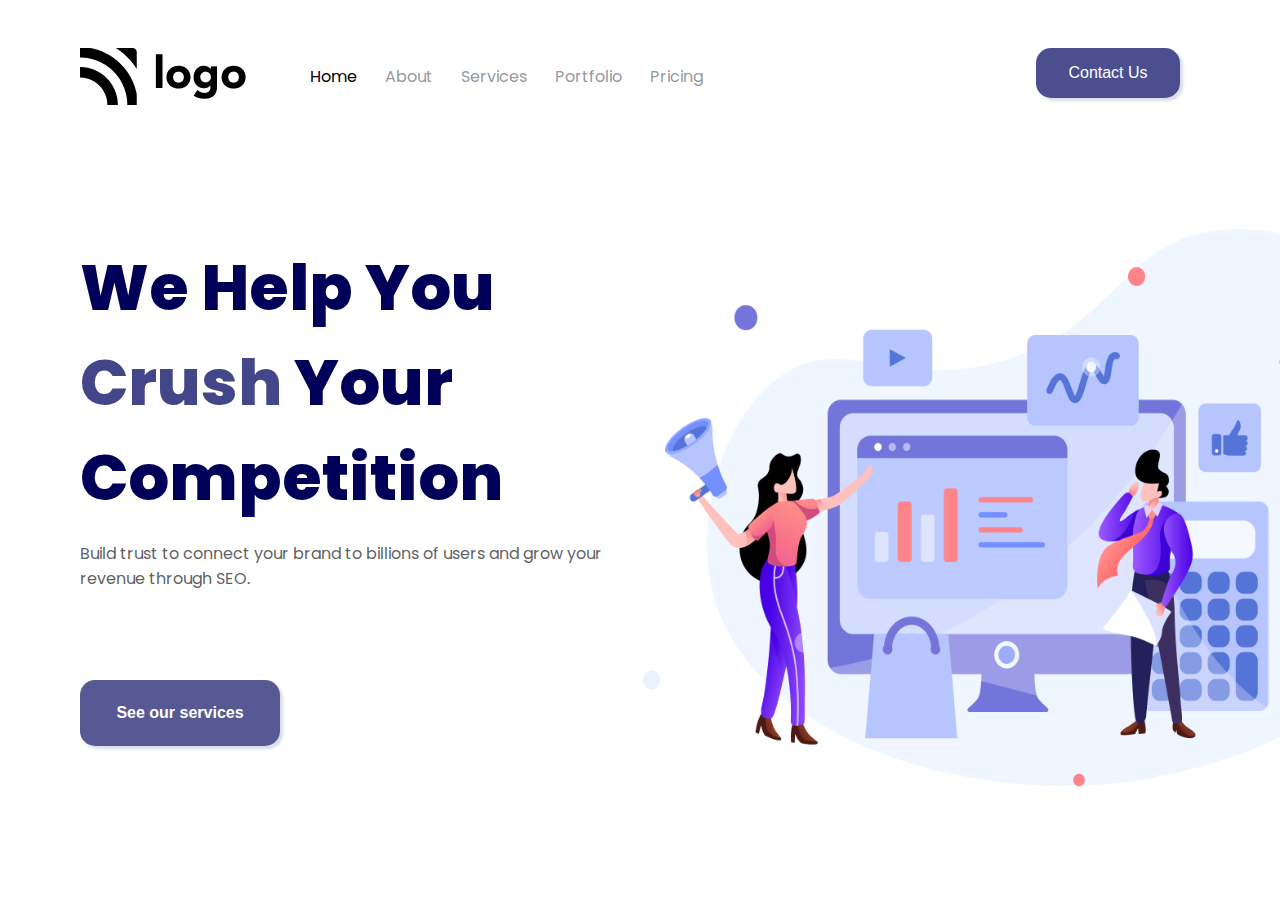
<file: HTML & CSS/Project01/index.html>
<!DOCTYPE html>
<html lang="en">
  <head>
    <meta charset="UTF-8" />
    <meta http-equiv="X-UA-Compatible" content="IE=edge" />
    <meta name="viewport" content="width=device-width, initial-scale=1.0" />
    <!-- stylesheet -->
    <link rel="stylesheet" href="style.css" />
    <!-- Font -->
    <link rel="preconnect" href="https://fonts.googleapis.com" />
    <link rel="preconnect" href="https://fonts.gstatic.com" crossorigin />
    <link
      href="https://fonts.googleapis.com/css2?family=Poppins:wght@200;300;400;500;600;700;800&display=swap"
      rel="stylesheet"
    />
    <title>SEO Master</title>
  </head>
  <body>
    <div class="container">
      <section aria-label="navbar">
        <nav class="navbar-container">
          <div>
            <img src="./assets/Logo.png" alt="brand-logo" />
          </div>
          <div class="grow-list">
            <ul class="list">
              <li class="list-item">Home</li>
              <li class="list-item">About</li>
              <li class="list-item">Services</li>
              <li class="list-item">Portfolio</li>
              <li class="list-item">Pricing</li>
            </ul>
          </div>
          <div class="button-group">
            <button class="nav-button">Contact Us</button>
          </div>
        </nav>
      </section>
      <!-- Banner -->
      <section aria-label="banner">
        <div class="banner-container">
          <!-- Left text -->
          <div>
            <h1 class="heading-text">
              We Help You <span>Crush</span> Your Competition
            </h1>
            <p class="description">
              Build trust to connect your brand to billions of users and grow
              your revenue through SEO.
            </p>
            <button class="nav-button btn">See our services</button>
          </div>
          <!-- Right Text -->
          <div>
            <img src="./assets/Header Illustration.png" alt="illustration" />
          </div>
        </div>
      </section>
    </div>
  </body>
</html>
</file>
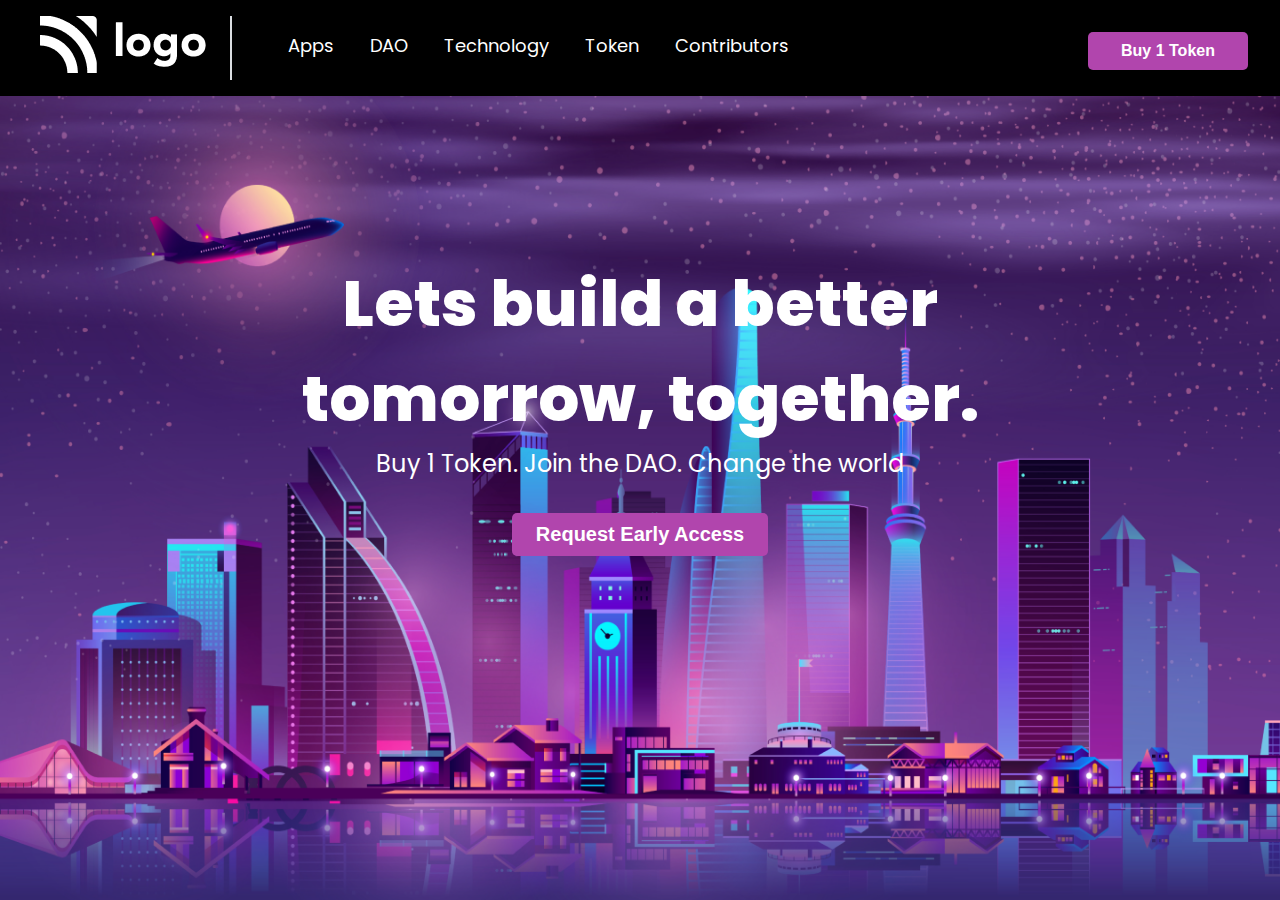
<file: HTML & CSS/Project02/index.html>
<!DOCTYPE html>
<html lang="en">
  <head>
    <meta charset="UTF-8" />
    <meta http-equiv="X-UA-Compatible" content="IE=edge" />
    <meta name="viewport" content="width=device-width, initial-scale=1.0" />
    <link rel="stylesheet" href="style.css" />
    <link rel="preconnect" href="https://fonts.googleapis.com" />
    <link rel="preconnect" href="https://fonts.gstatic.com" crossorigin />
    <link
      href="https://fonts.googleapis.com/css2?family=Poppins:wght@200;300;400;500;600;700;800&display=swap"
      rel="stylesheet"
    />
    <link rel="preconnect" href="https://fonts.googleapis.com" />
    <link rel="preconnect" href="https://fonts.gstatic.com" crossorigin />
    <link
      href="https://fonts.googleapis.com/css2?family=Montserrat:wght@600;700;800&display=swap"
      rel="stylesheet"
    />

    <title>Crypto Market</title>
  </head>
  <body>
    <div class="container">
      <section aria-label="navbar">
        <nav class="navbar">
          <div>
            <img src="./assets/white-logo.png" alt="logo" class="logo" />
          </div>
          <div class="line"></div>
          <div class="grow-list">
            <ul class="list">
              <li class="list-item">Apps</li>
              <li class="list-item">DAO</li>
              <li class="list-item">Technology</li>
              <li class="list-item">Token</li>
              <li class="list-item">Contributors</li>
            </ul>
          </div>
          <div>
            <button class="button-small">Buy 1 Token</button>
          </div>
        </nav>
      </section>
      <!-- Hero Section -->
      <section aria-label="hero">
        <div class="hero">
          <h1 class="hero-heading">Lets build a better tomorrow, together.</h1>
          <p class="hero-description">
            Buy 1 Token. Join the DAO. Change the world
          </p>
          <button class="button-large">Request Early Access</button>
        </div>
      </section>
    </div>
  </body>
</html>
</file>
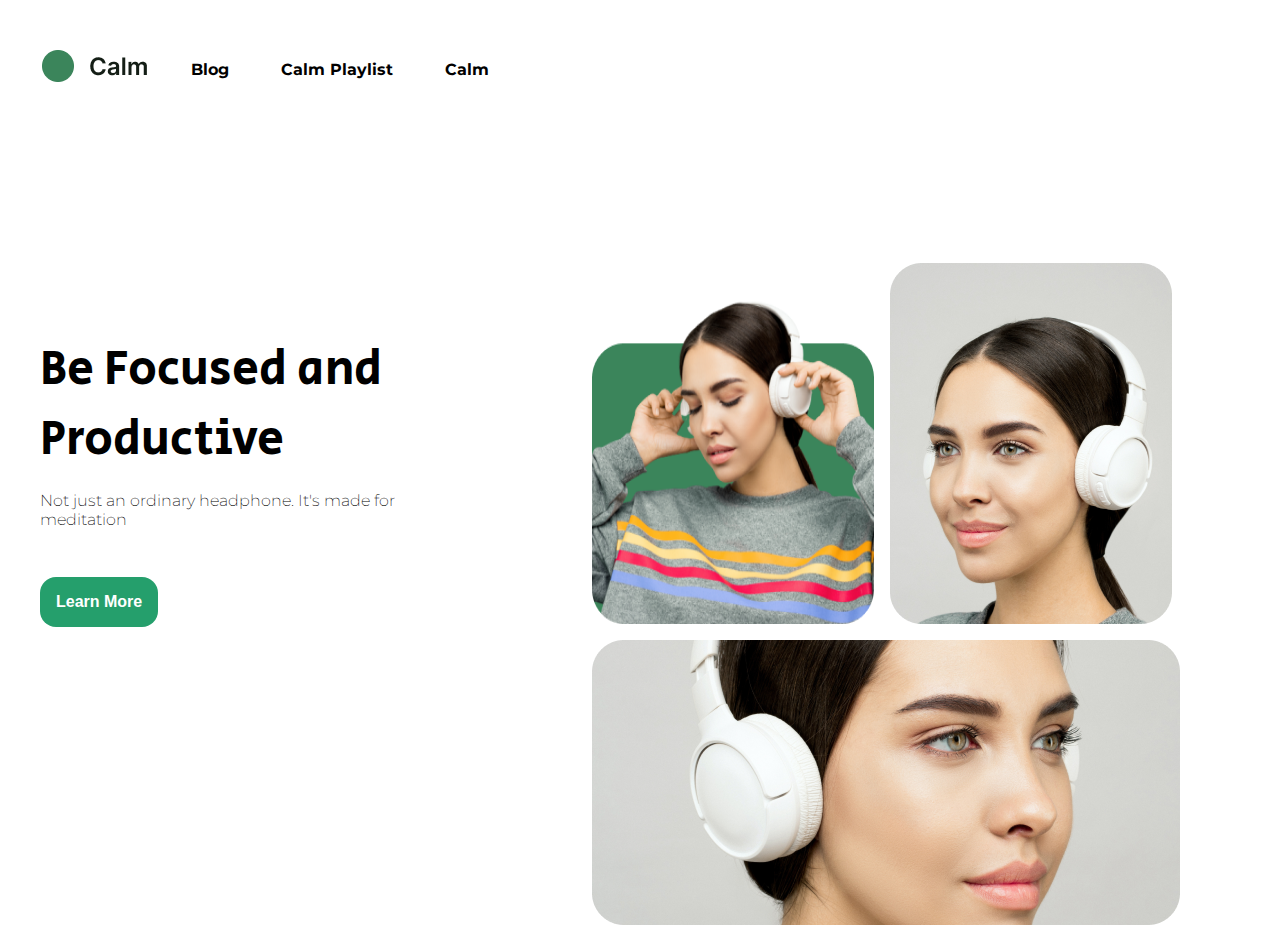
<file: HTML & CSS/Project03/index.html>
<!DOCTYPE html>
<html lang="en">

<head>
    <meta charset="UTF-8" />
    <meta http-equiv="X-UA-Compatible" content="IE=edge" />
    <meta name="viewport" content="width=device-width, initial-scale=1.0" />
    <link rel="stylesheet" href="style.css" />
    <title>Week 4 Project 1</title>
</head>

<body>
    <main>
        <section class="calm-head">
            <nav class="navbar">
                <div>
                    <img class="logo" src="./images/logo.png" alt="" />
                </div>
                <div>
                    <ul class="list">
                    <li class="list-item">Blog</li>
                    <li class="list-item">Calm Playlist</li>
                    <li class="list-item">Calm</li>
                </ul>
                </div>
            </nav>
        </section>
        <section class="calm-body">
            <article>
                <h1 class="heading">Be Focused and <br> Productive</h1>
                <p class="description">
                    Not just an ordinary headphone. It's made for meditation
                </p>
                <button class="btn">Learn More</button>
            </article>
            <div class="image">
                <div class="upper-imgage">
                    <img class="images" src="./images/img1.png" alt="img1" />
                    <img class="images" src="./images/img2.png" alt="img2" />
                </div>
                <div class="down-image">
                    <img class="images" src="./images/img3.png" alt="img3" />
                </div>
            </div>
        </section>
    </main>
</body>

</html>
</file>
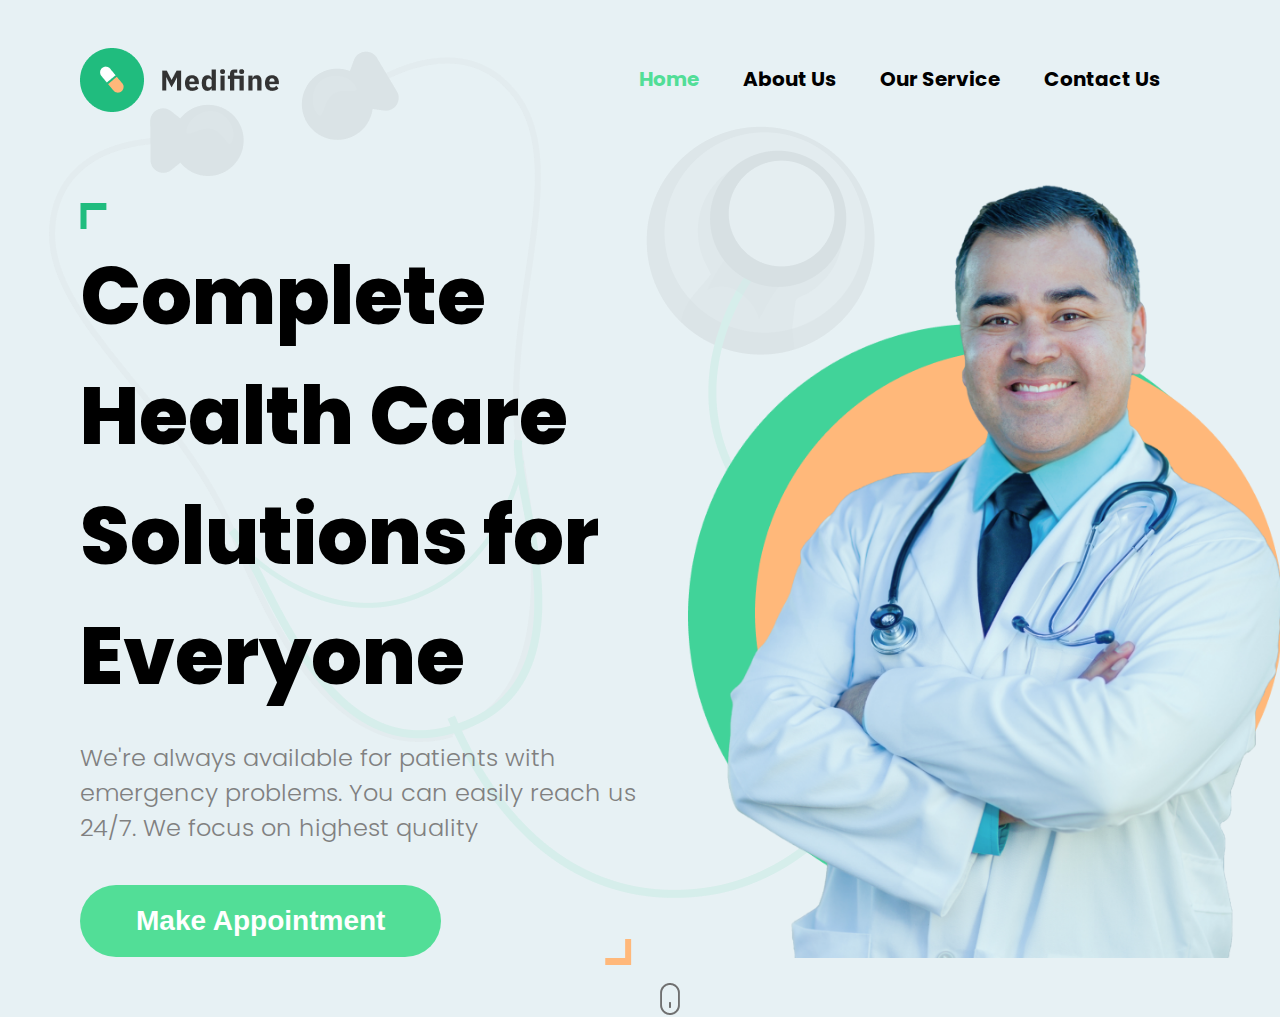
<file: HTML & CSS/Project04/index.html>
<!DOCTYPE html>
<html lang="en">

<head>
    <meta charset="UTF-8" />
    <meta http-equiv="X-UA-Compatible" content="IE=edge" />
    <meta name="viewport" content="width=device-width, initial-scale=1.0" />
    <link rel="stylesheet" href="style.css" />
    <title>Week 4 Project 2</title>
</head>

<body>
    <main>
        <section>
            <nav>
            <div>
                <img class="logo" src="./images/logo.png" alt="logo">
            </div>
            <div>
                <div>
                    <ul class="list">
                        <li class="list-item item1">Home</li>
                        <li class="list-item">About Us</li>
                        <li class="list-item">Our Service</li>
                        <li class="list-item">Contact Us</li>
                    </ul>
                </div>
            </div>
        </nav>
        </section>
        <section class="hero">
            <div class="hero-text">
                    <div>
                        <img src="./images/topAngle.png" alt="topAngle">
                    </div>
                    <div>
                        <h1 class="heading">Complete Health Care Solutions for Everyone</h1>
                    <p class="description">We're always available for patients with emergency problems. You can easily
                        reach us 24/7. We focus
                        on highest quality</p>
                    <button class="btn">Make Appointment</button>
                    <img class="bottomAngle" src="./images/bottomAngle.png" alt="bottomAngle">
                    <div>
                        <img class="mouse" src="./images/mouse.png" alt="mouse">
                    </div>
                    </div>
                    
                
            </div>
            <div class="hero-img">
                <img class="stle image1" src="./images/greenBox.png" alt="greenBox">
                <img class="stle image2" src="./images/yellowBox.png" alt="yellowBox">
                <img class="stle image3" src="./images/doctor.png" alt="doctor">
            </div>
        </section>
    </main>
</body>

</html>
</file>
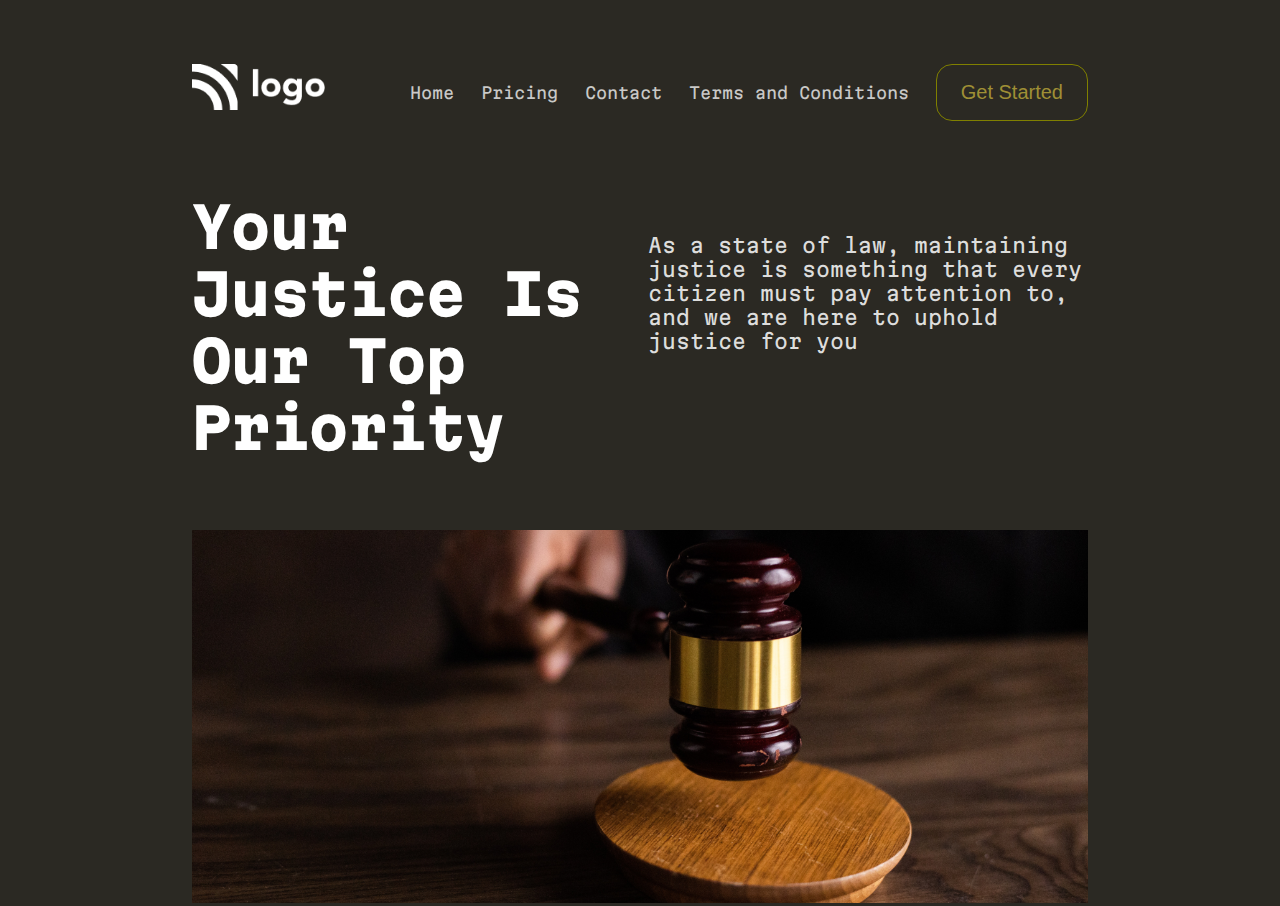
<file: HTML & CSS/Project05/index.html>
<!DOCTYPE html>
<html lang="en">
<head>
    <meta charset="UTF-8">
    <meta http-equiv="X-UA-Compatible" content="IE=edge">
    <meta name="viewport" content="width=device-width, initial-scale=1.0">
    <link rel="stylesheet" href="style.css">
    <title>Project 05</title>
</head>
<body>
    <main>
        <section>
            <nav class="navbar">
                <div>
                    <img class="logo" src="./assets/white-logo.png" alt="white-logo">
                </div>
                <div class="nav-list">
                    <ul class="list">
                        <li class="list-item">Home</li>
                        <li class="list-item">Pricing</li>
                        <li class="list-item">Contact</li>
                        <li class="list-item">Terms and Conditions</li>                        
                    </ul>                
                    <button class="btn">Get Started</button>
                </div>
            </nav>
        </section>
        <section class="hero">
            <article class="hero-text">
                <h1 class="hero-heading">Your Justice Is Our Top Priority</h1>
                <p class="hero-description">As a state of law, maintaining justice is something that every citizen must pay attention to, and we are here to uphold justice for you</p>
            </article>
            <div class="hero-banner">
                <img class="banner" src="./assets/banner.png" alt="banner">
            </div>
        </section>
    </main>
</body>
</html>
</file>
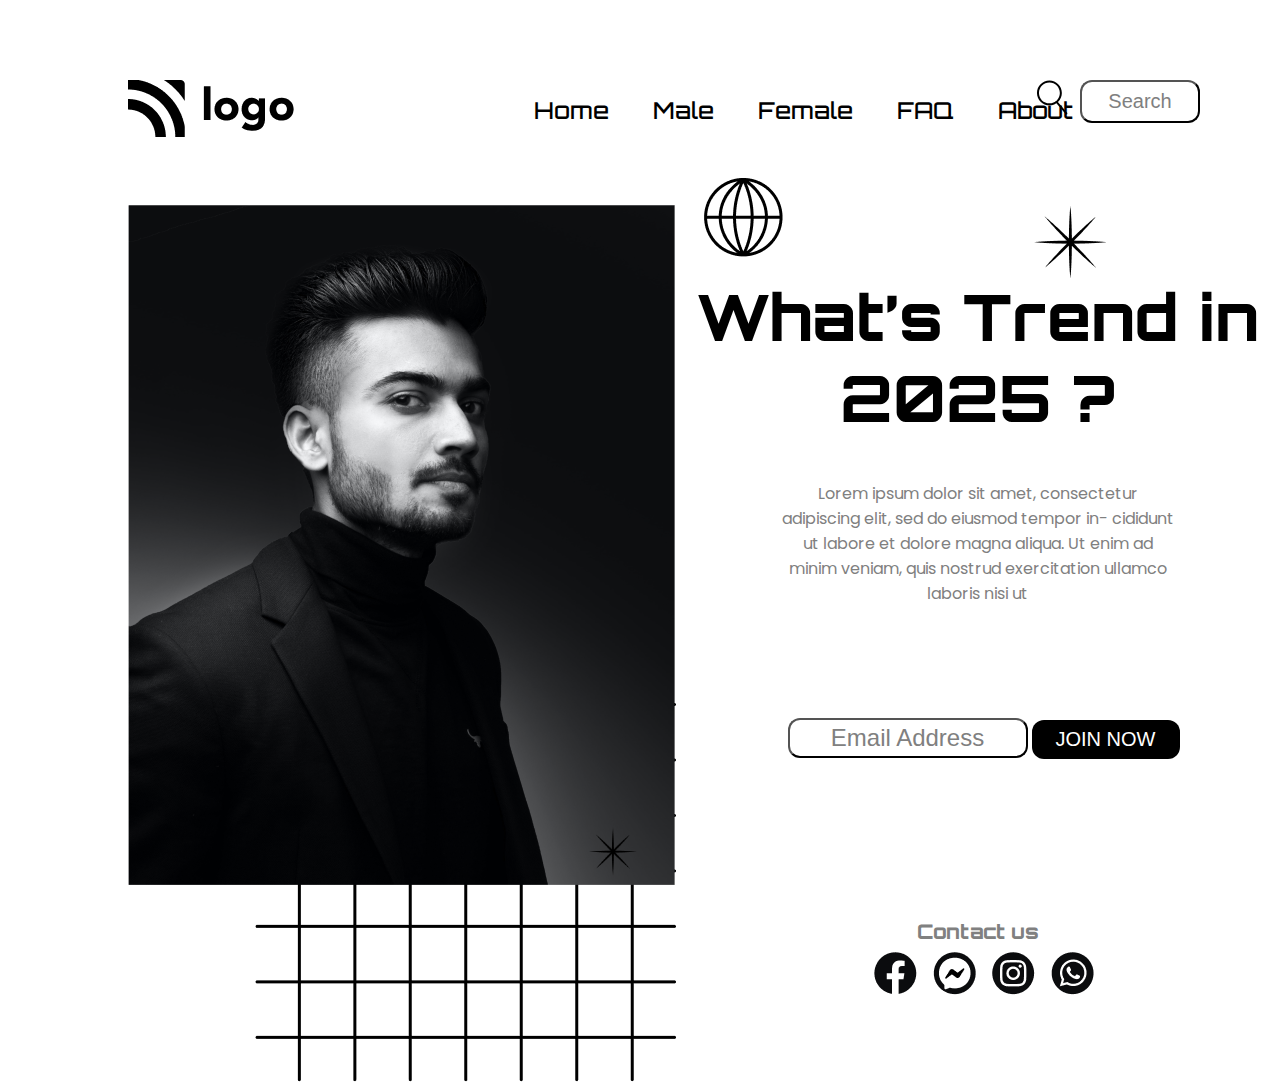
<file: HTML & CSS/Project06/index.html>
<!DOCTYPE html>
<html lang="en">
  <head>
    <meta charset="UTF-8" />
    <meta http-equiv="X-UA-Compatible" content="IE=edge" />
    <meta name="viewport" content="width=device-width, initial-scale=1.0" />
    <!-- CSS File -->
    <link rel="stylesheet" href="./style.css" />
    <!-- Font Orbiton -->
    <link rel="preconnect" href="https://fonts.googleapis.com" />
    <link rel="preconnect" href="https://fonts.gstatic.com" crossorigin />
    <link
      href="https://fonts.googleapis.com/css2?family=Orbitron:wght@400;500;600;700;800&display=swap"
      rel="stylesheet"
    />

    <!-- FONT Poppins -->
    <link rel="preconnect" href="https://fonts.googleapis.com" />
    <link rel="preconnect" href="https://fonts.gstatic.com" crossorigin />
    <link
      href="https://fonts.googleapis.com/css2?family=Poppins:wght@200;300;400;500;600;700&display=swap"
      rel="stylesheet"
    />
    <title>Fashion Hub</title>
  </head>

  <!-- FSJS 2.0 Project One -->
  <body>
    <div class="container">
      <!-- Navbar Section -->
      <section aria-label="navbar">
        <nav class="navbar-container">
          <div>
            <img src="./assets/Logo.png" alt="brand-logo" />
          </div>
          <div>
            <ul class="list">
              <li class="list-item">Home</li>
              <li class="list-item">Male</li>
              <li class="list-item">Female</li>
              <li class="list-item">FAQ</li>
              <li class="list-item">About</li>
            </ul>
          </div>
          <div class="button-group">
            <div class="search-icon">
              <svg
                width="32"
                height="35"
                viewBox="0 0 32 35"
                fill="none"
                xmlns="http://www.w3.org/2000/svg"
              >
                <path
                  d="M13.42 25.34C6.56004 25.34 0.97998 19.76 0.97998 12.9C0.97998 6.03999 6.56004 0.459991 13.42 0.459991C20.28 0.459991 25.86 6.03999 25.86 12.9C25.87 19.76 20.28 25.34 13.42 25.34ZM13.42 2.44999C7.66004 2.44999 2.97998 7.13999 2.97998 12.89C2.97998 18.64 7.66004 23.33 13.42 23.33C19.18 23.33 23.86 18.64 23.86 12.89C23.86 7.13999 19.18 2.44999 13.42 2.44999Z"
                  fill="black"
                />
                <path
                  d="M30.35 34.4C30.07 34.4 29.7899 34.28 29.5899 34.05L19.75 22.53C19.39 22.11 19.44 21.48 19.86 21.12C20.28 20.76 20.91 20.81 21.27 21.23L31.11 32.75C31.47 33.17 31.42 33.8 31 34.16C30.81 34.32 30.58 34.4 30.35 34.4Z"
                  fill="black"
                />
              </svg>
            </div>
            <div><button class="nav-button">Search</button></div>
          </div>
        </nav>
      </section>
      <!-- Hero Banner Section -->
      <section aria-label="banner">
        <div class="hero-container">
          <!-- --------------- -->
          <!-- Patterns -->
          <!-- ---------------- -->
          <span class="square">
            <img src="./assets/squares.png" alt="square-pattern" />
          </span>
          <!-- Star -->
          <span class="star">
            <img src="./assets/start.png" alt="start-pattern" />
          </span>
          <!-- Star -->
          <span class="star">
            <img src="./assets/start.png" alt="start-pattern" />
          </span>
          <!-- Globe -->
          <span class="globe">
            <img src="./assets/globe.png" alt="globe-pattern" />
          </span>
          <div>
            <img src="./assets/Image.png" alt="person-hero-iamge" />
          </div>
          <div class="hero-container-right">
            <h1 class="hero-heading">What’s Trend in 2025 ?</h1>
            <p class="hero-description">
              Lorem ipsum dolor sit amet, consectetur adipiscing elit, sed do
              eiusmod tempor in- cididunt ut labore et dolore magna aliqua. Ut
              enim ad minim veniam, quis nostrud exercitation ullamco laboris
              nisi ut
            </p>
            <div>
              <button class="button-email">Email Address</button>
              <button class="button-join">JOIN NOW</button>
            </div>
            <div>
              <h4 class="contact-heading">Contact us</h4>
              <div class="icons">
                <span>
                  <img src="./assets/Group.png" alt="facebook-icon" />
                </span>
                <span>
                  <img src="./assets/Group (1).png" alt="messenger-icon" />
                </span>
                <span>
                  <img src="./assets/Group (2).png" alt="instagram-icon" />
                </span>
                <span>
                  <img src="./assets/Group (3).png" alt="whatsapp-icon" />
                </span>
              </div>
            </div>
          </div>
        </div>
      </section>
    </div>
  </body>
</html>
</file>
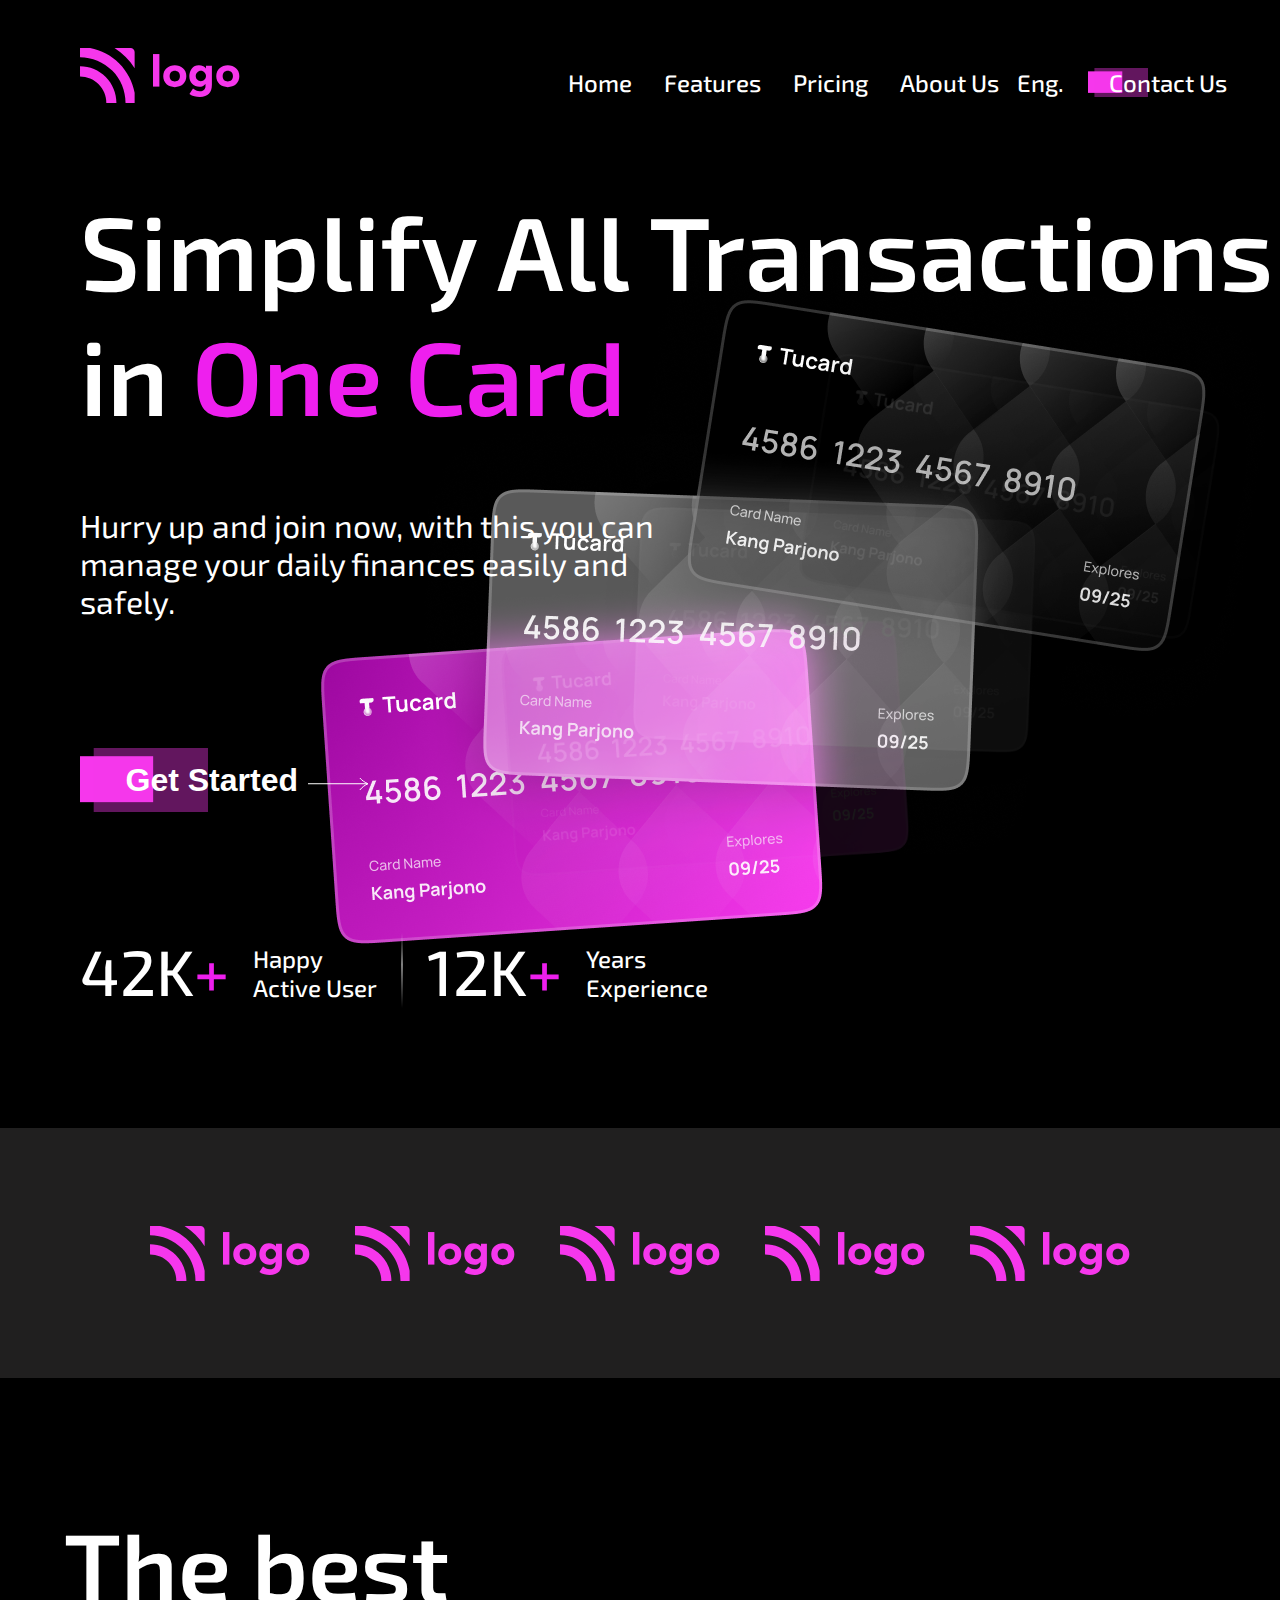
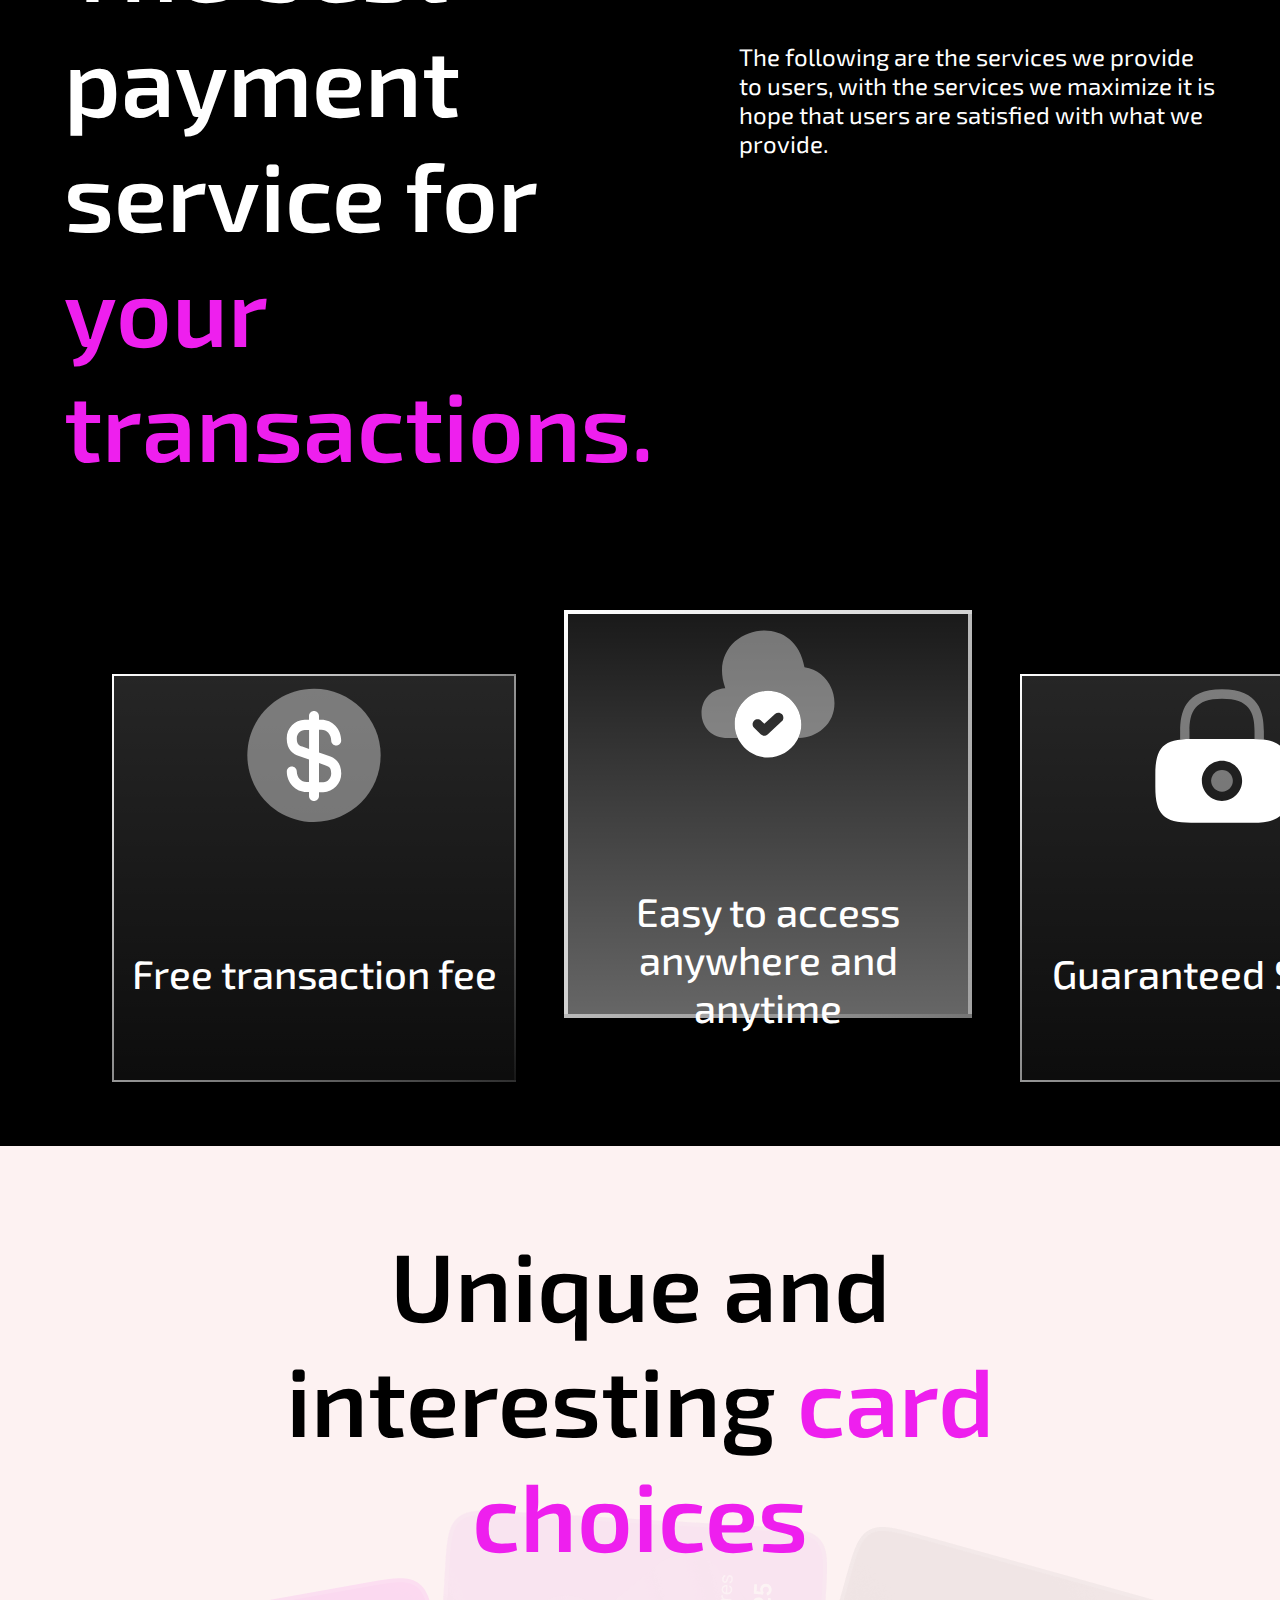
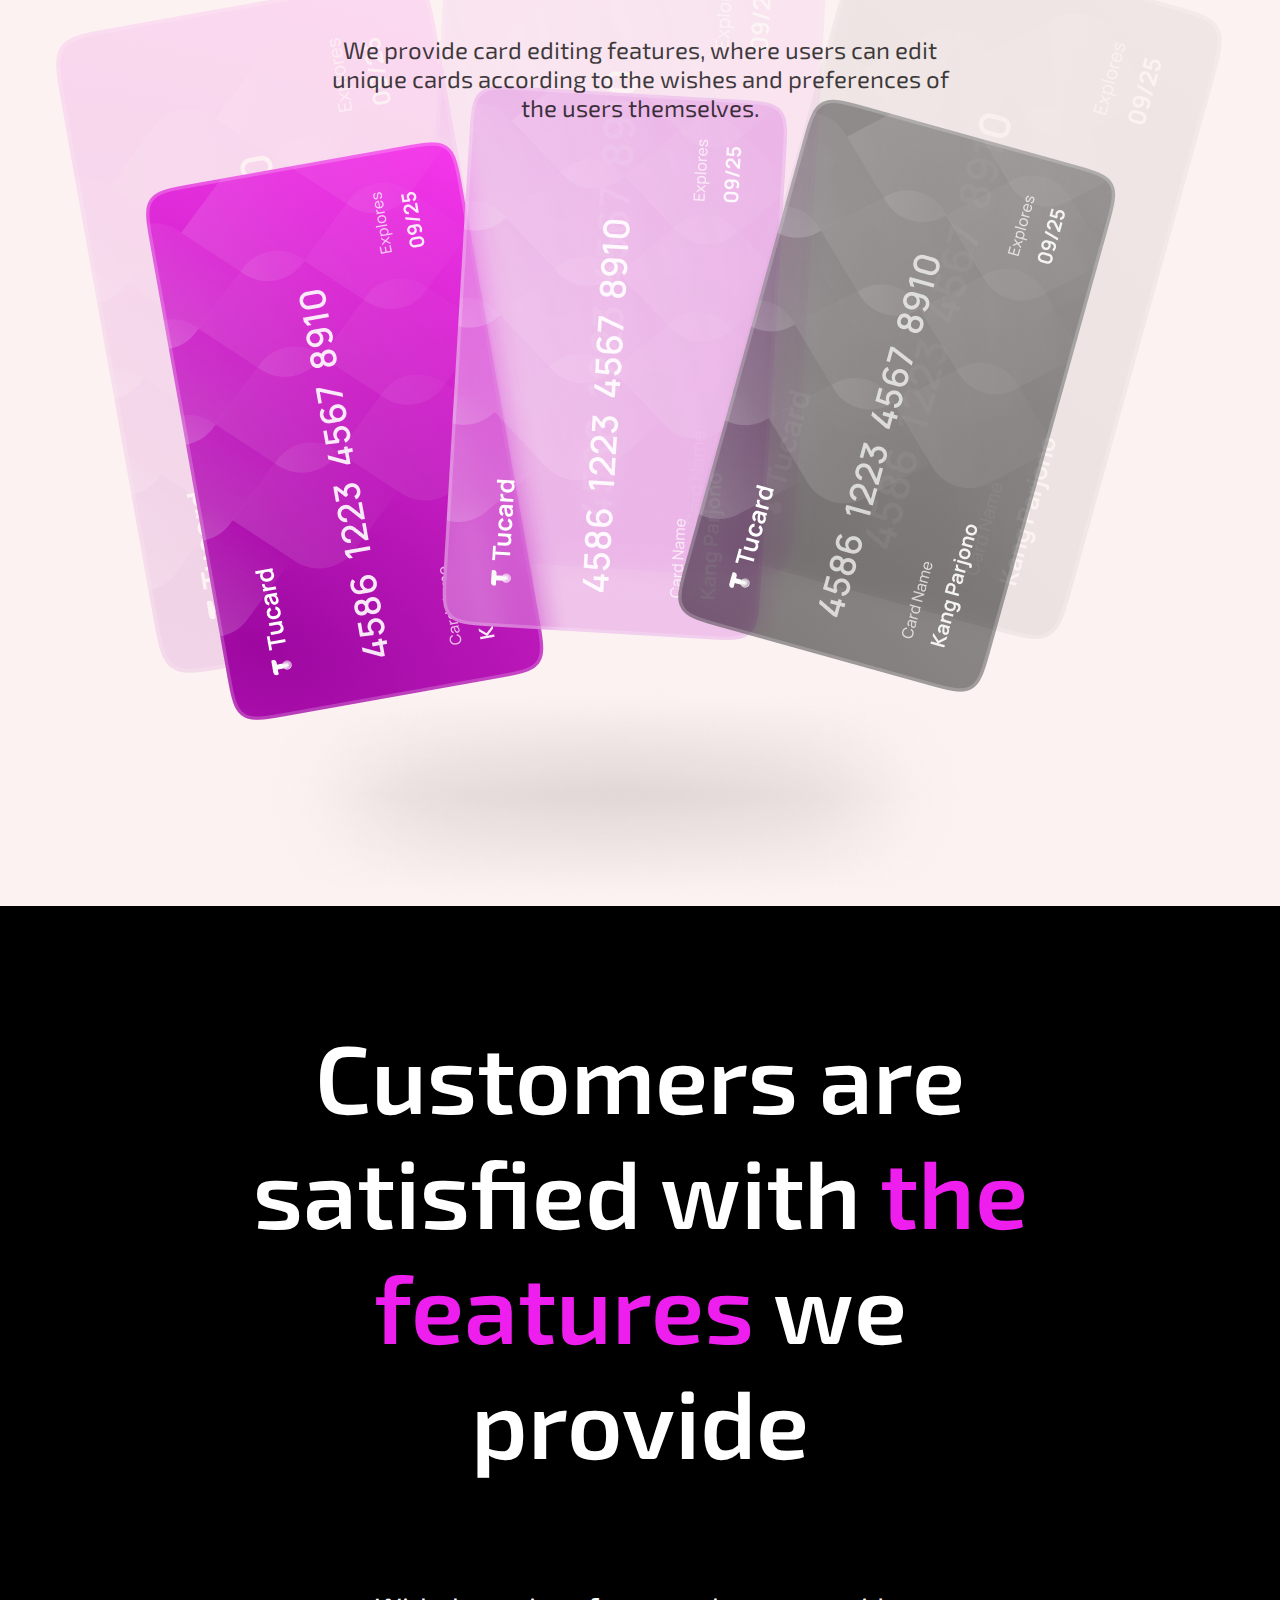
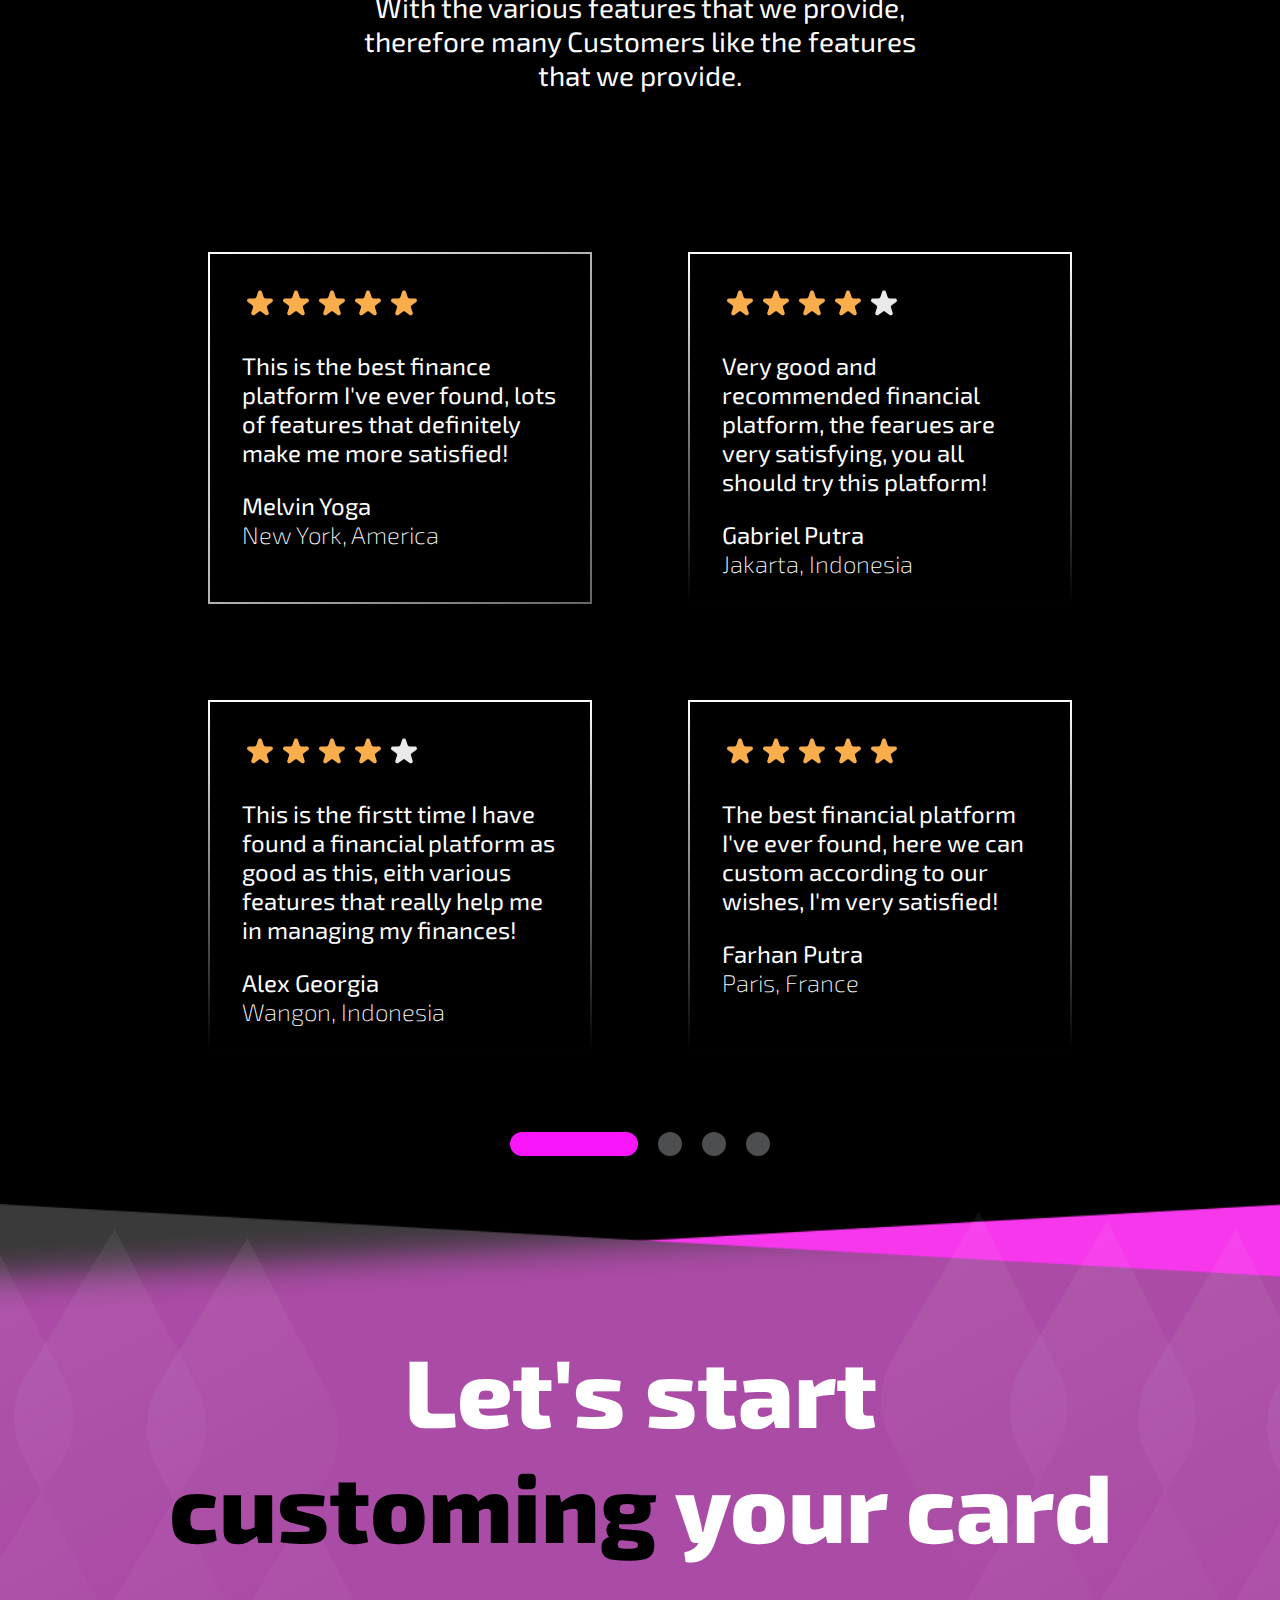
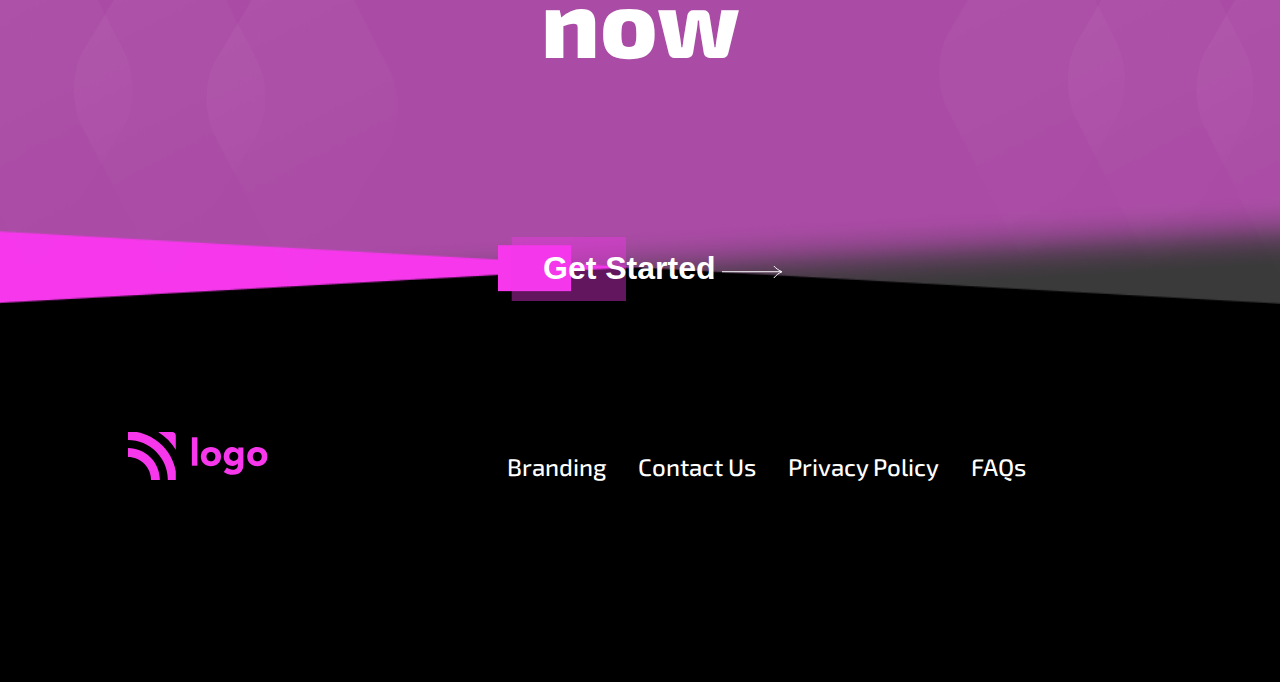
<file: HTML & CSS/Project07/index.html>
<!DOCTYPE html>
<html lang="en">

<head>
  <meta charset="UTF-8" />
  <meta http-equiv="X-UA-Compatible" content="IE=edge" />
  <meta name="viewport" content="width=device-width, initial-scale=1.0" />
  <link rel="stylesheet" href="style.css" />
  <title>Document</title>
</head>

<body>
  <main>
    <section aria-label="hero-front">
      <nav class="navbar">
        <div>
          <img src="./Assets/Icons/Logo.svg" alt="logo-svg" />
        </div>
        <div>
          <ul class="menu-list">
            <li class="list-item">Home</li>
            <li class="list-item">Features</li>
            <li class="list-item">Pricing</li>
            <li class="list-item">About Us</li>
          </ul>
        </div>
        <div>
          <ul class="block-list">
            <li class="item">Eng.</li>
            <li class="list-item2 item">Contact Us</li>
          </ul>
        </div>
      </nav>
      <article class="hero-box">
        <h1 class="hero-heading">Simplify All Transactions <br>in <span>One Card</span></h1>
        <p class="hero-description">
          Hurry up and join now, with this you can manage your daily finances
          easily and safely.
        </p>
        <button class="btn">Get Started</button>
        <img src="./Assets/Icons/RightArrow.svg" alt="RightArrow" />
        <div class="hero-experience">
          <p><span class="hero-num">42K</span><span>+</span></p>
          <p class="hero-text">Happy<br>Active User</p>
          <img class="v-rule" src="./Assets/Icons/Vector-402.svg" alt="Vector-402">
          <p><span class="hero-num">12K</span><span>+</span></p>
          <p class="hero-text">Years <br> Experience</p>
        </div>
      </article>
    </section>
    <section aria-label="hero-logos">
      <div class="hero-logos">
        <div class="logo"></div>
        <div class="logo"></div>
        <div class="logo"></div>
        <div class="logo"></div>
        <div class="logo"></div>
      </div>
    </section>
    <section aria-label="hero-service">
      <article class="hero-service">
        <h1 class="hero-service-heading">The best payment service for <span>your transactions.</span></h1>
        <p class="hero-service-description">The following are the services we provide to users, with the services we
          maximize it is hope that users are
          satisfied with what we provide.</p>
      </article>
      <div class="box-container">
        <div class="box box1">
          <h2 class="box-heading">Free transaction fee</h2>
        </div>
        <div class="box box2">
          <h2 class="box-heading">Easy to access <br> anywhere and anytime</h2>
        </div>
        <div class="box box3">
          <h2 class="box-heading">Guaranteed Safety</h2>
        </div>
      </div>
    </section>
    <section aria-label="hero-features">
      <article class="hero-features">
        <h1 class="hero-features-heading">Unique and interesting <span>card choices</span></h1>
        <p class="hero-features-description">We provide card editing features, where users can edit unique cards
          according to the wishes and preferences of the users themselves.</p>
      </article>
    </section>
    <section aria-label="hero-feedback">
      <article class="hero-feedback">
        <h1 class="hero-feedback-heading">Customers are satisfied with <span>the features</span> we provide</h1>
        <p class="hero-feedback-description">With the various features that we provide, therefore many Customers
          like
          the features that we provide.</p>
      </article>
      <div class="user-reviews">
        <div class="first-container">
          <div class="feedback feedback1">
            <div class="feedback-box">
              <img src="./Assets/Icons/5stars.svg" alt="5stars">
              <p>This is the best finance platform I've ever found, lots of features that definitely make me
                more
                satisfied!
              </p>
              <p>Melvin Yoga<br> <span>New York, America</span></p>
            </div>
          </div>
          <div class="feedback">
            <div class="feedback-box">
              <img src="./Assets/Icons/4stars.svg" alt="4stars">
              <p>Very good and recommended financial platform, the fearues are very satisfying, you all should
                try
                this
                platform!</p>
              <p>Gabriel Putra<br> <span>Jakarta, Indonesia</span></p>
            </div>
          </div>
        </div>
        <div class="second-container">
          <div class="feedback">
            <div class="feedback-box">
              <img src="./Assets/Icons/4stars.svg" alt="4stars">
              <p>This is the firstt time I have found a financial platform as good as this, eith various
                features
                that
                really help me in managing my finances!</p>
              <p>Alex Georgia<br> <span>Wangon, Indonesia</span></p>
            </div>
          </div>
          <div class="feedback">
            <div class="feedback-box">
              <img src="./Assets/Icons/5stars.svg" alt="5stars">
              <p>The best financial platform I've ever found, here we can custom according to our wishes, I'm
                very
                satisfied!</p>
              <p>Farhan Putra<br> <span>Paris, France</span></p>
            </div>
          </div>
        </div>
      </div>
      <div class="hr">
        <div class="border"></div>
        <div class="dot-circle"></div>
        <div class="dot-circle"></div>
        <div class="dot-circle"></div>
      </div>
    </section>
    <section>
      <div class="rectangle-div">
        <div class="join-now">
          <h1 class="join-now-heading">Let's start <span>customing</span> your card now</h1>
          <button class="btn">Get Started</button><img src="./Assets/Icons/RightArrow.svg" alt="" />
        </div>
      </div>
    </section>
    <section class="footer">
      <div>
        <img src="./Assets/Icons/Logo.svg" alt="Logo" />
      </div>
      <div aria-label="footer-list">
        <ul class="footer-list">
          <li class="list-item">Branding</li>
          <li class="list-item">Contact Us</li>
          <li class="list-item">Privacy Policy</li>
          <li class="list-item">FAQs</li>
        </ul>
      </div>
    </section>
  </main>
</body>

</html>
</file>
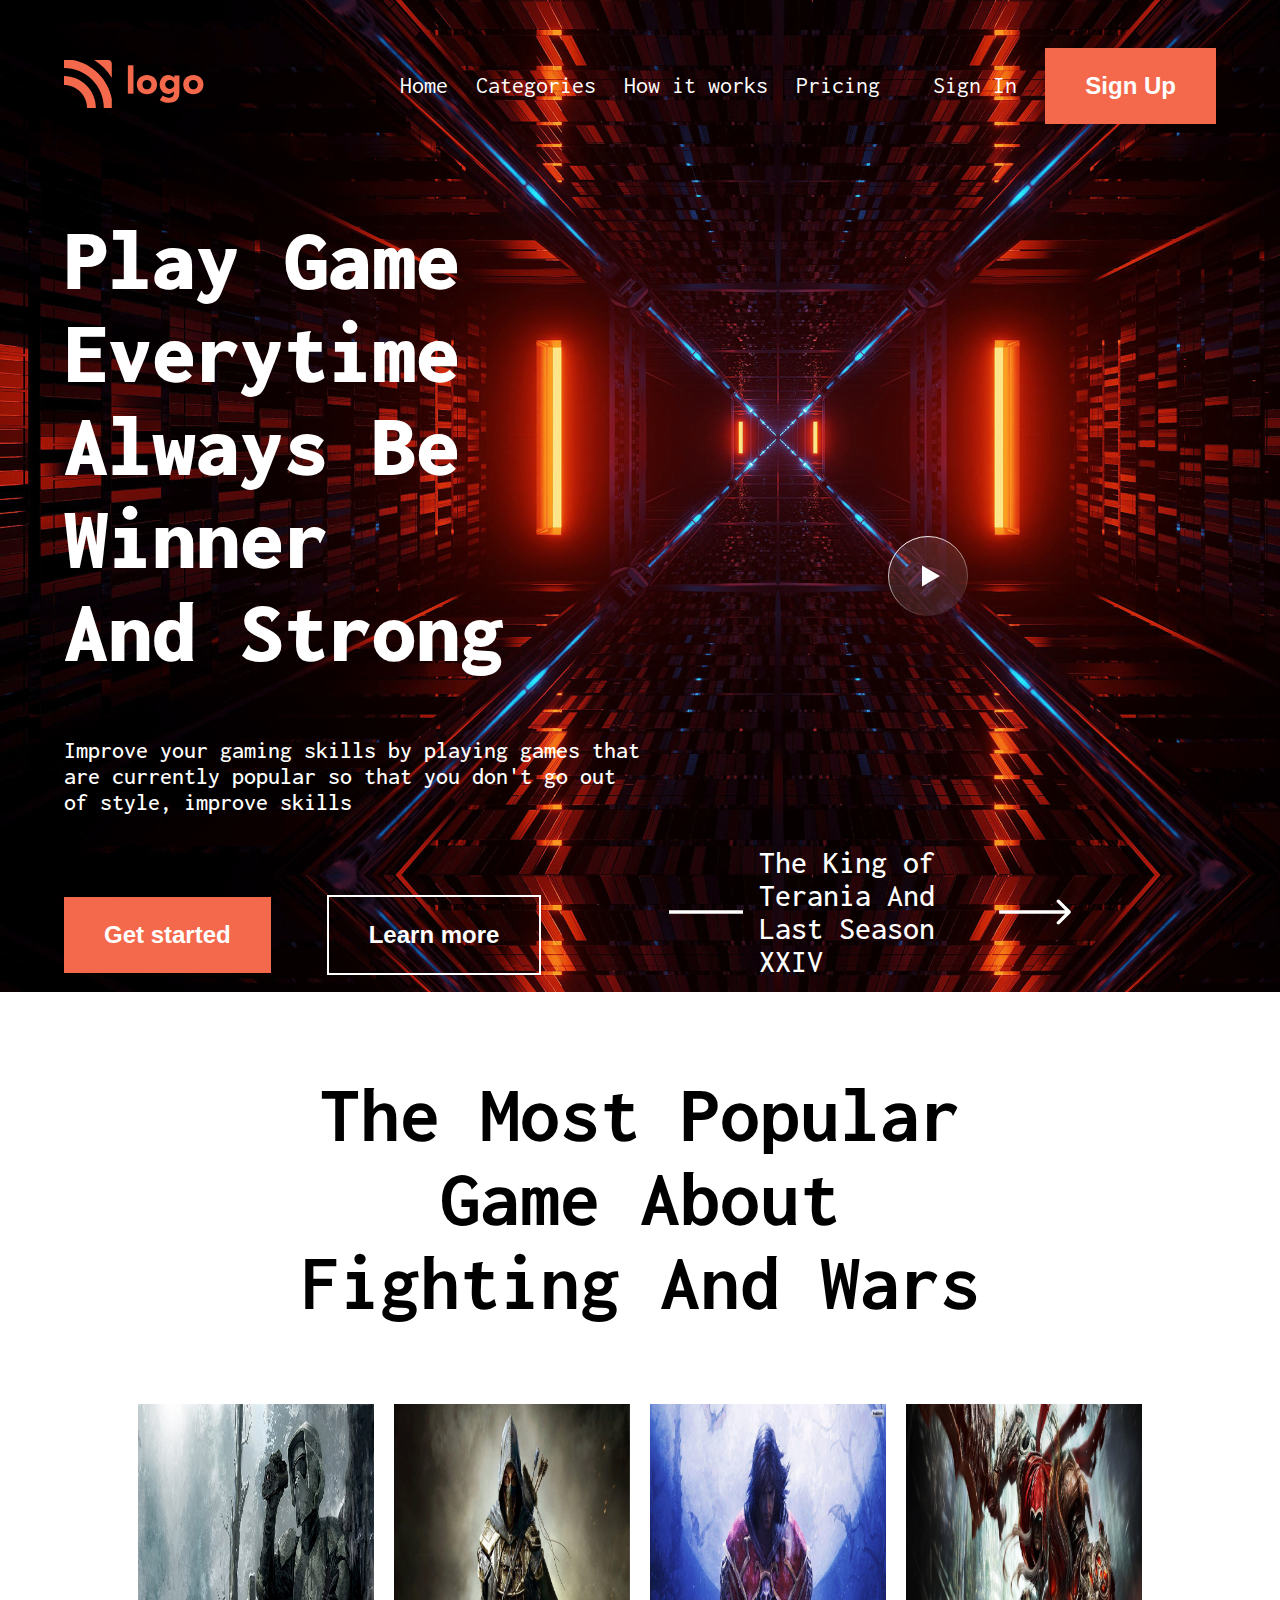
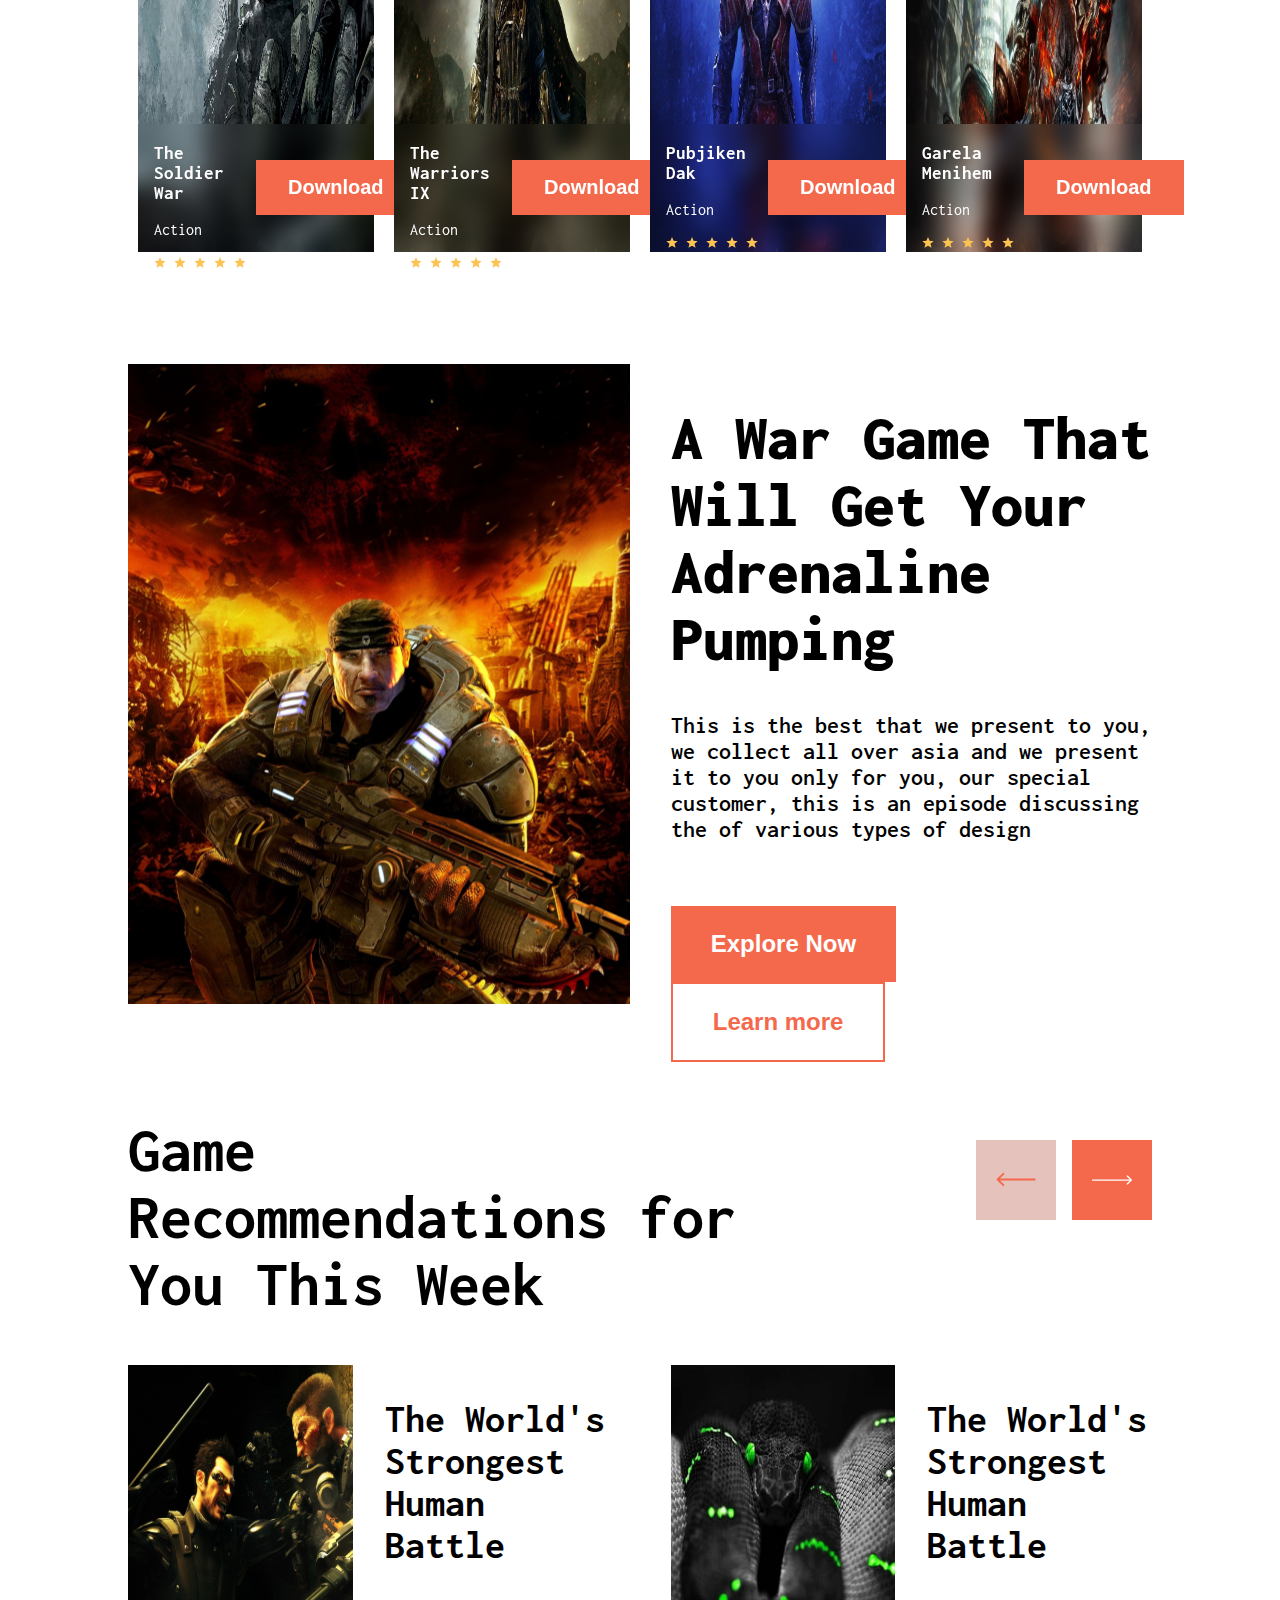
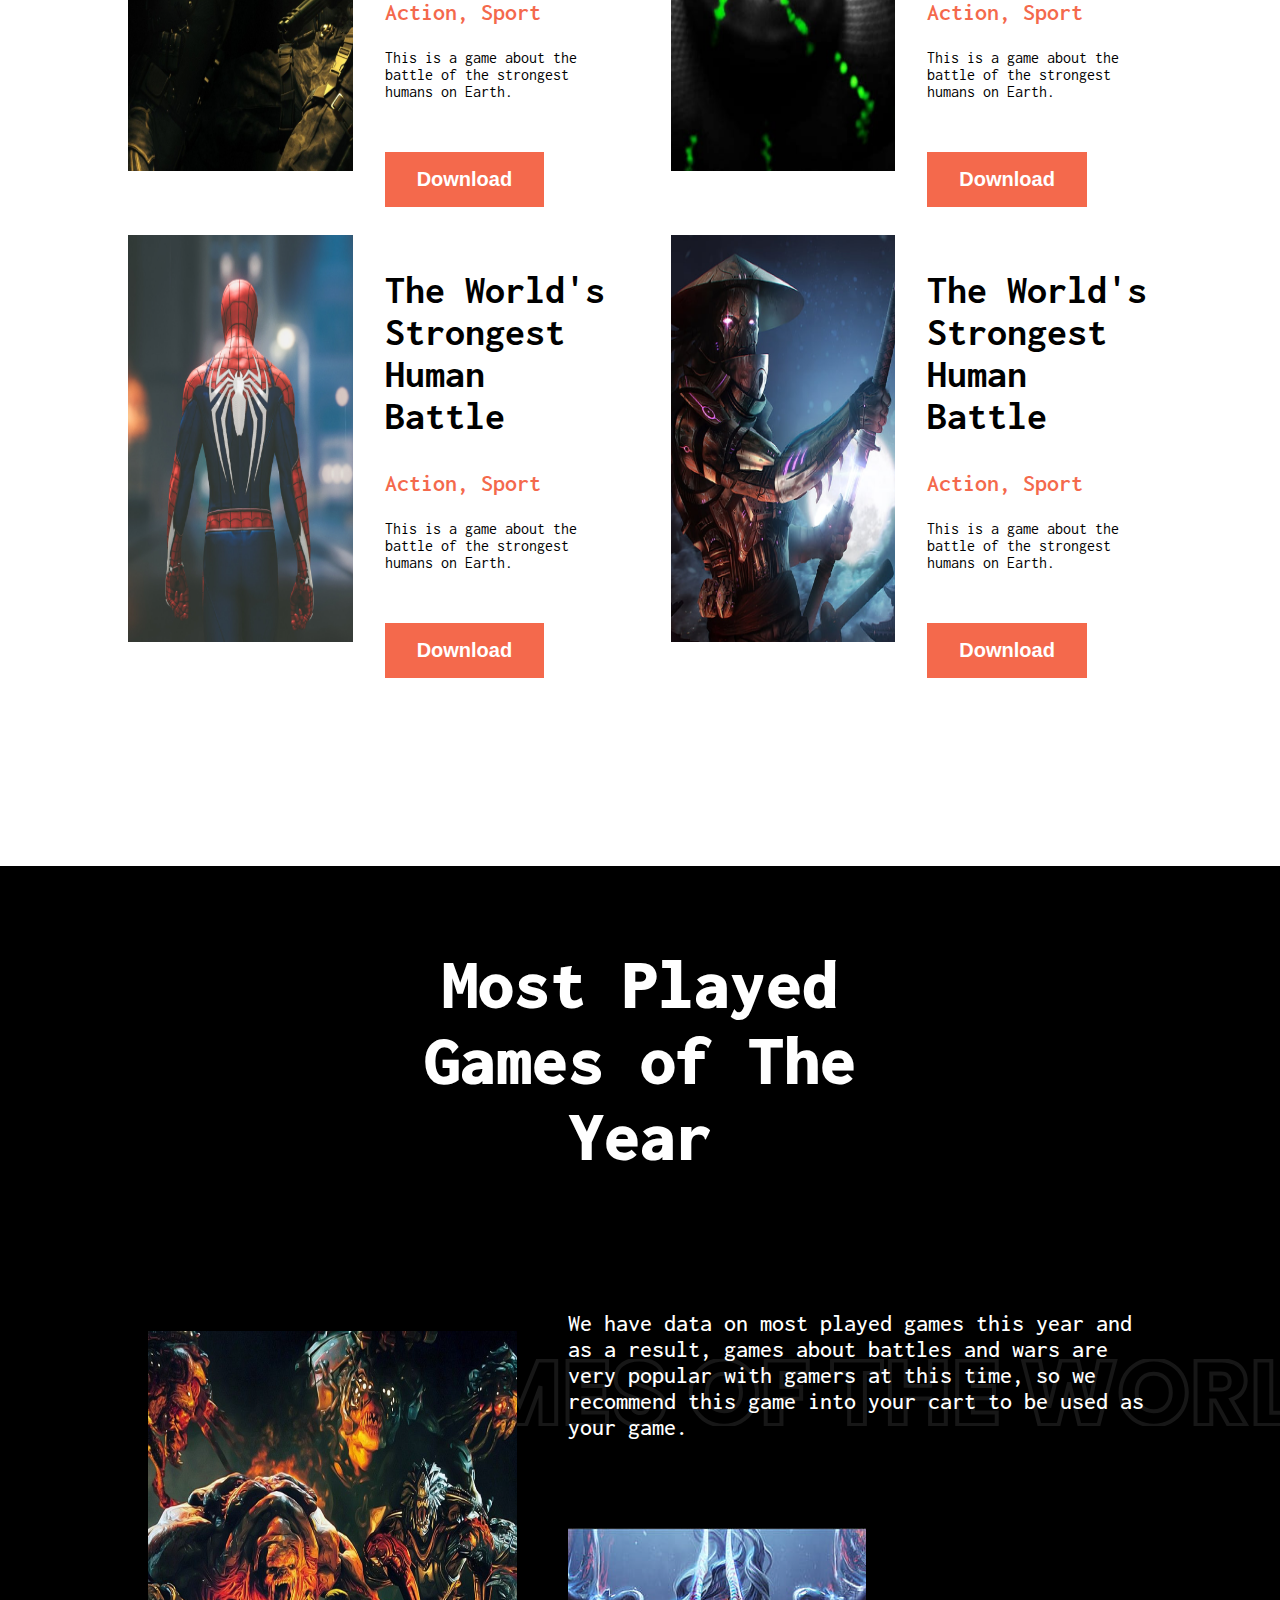
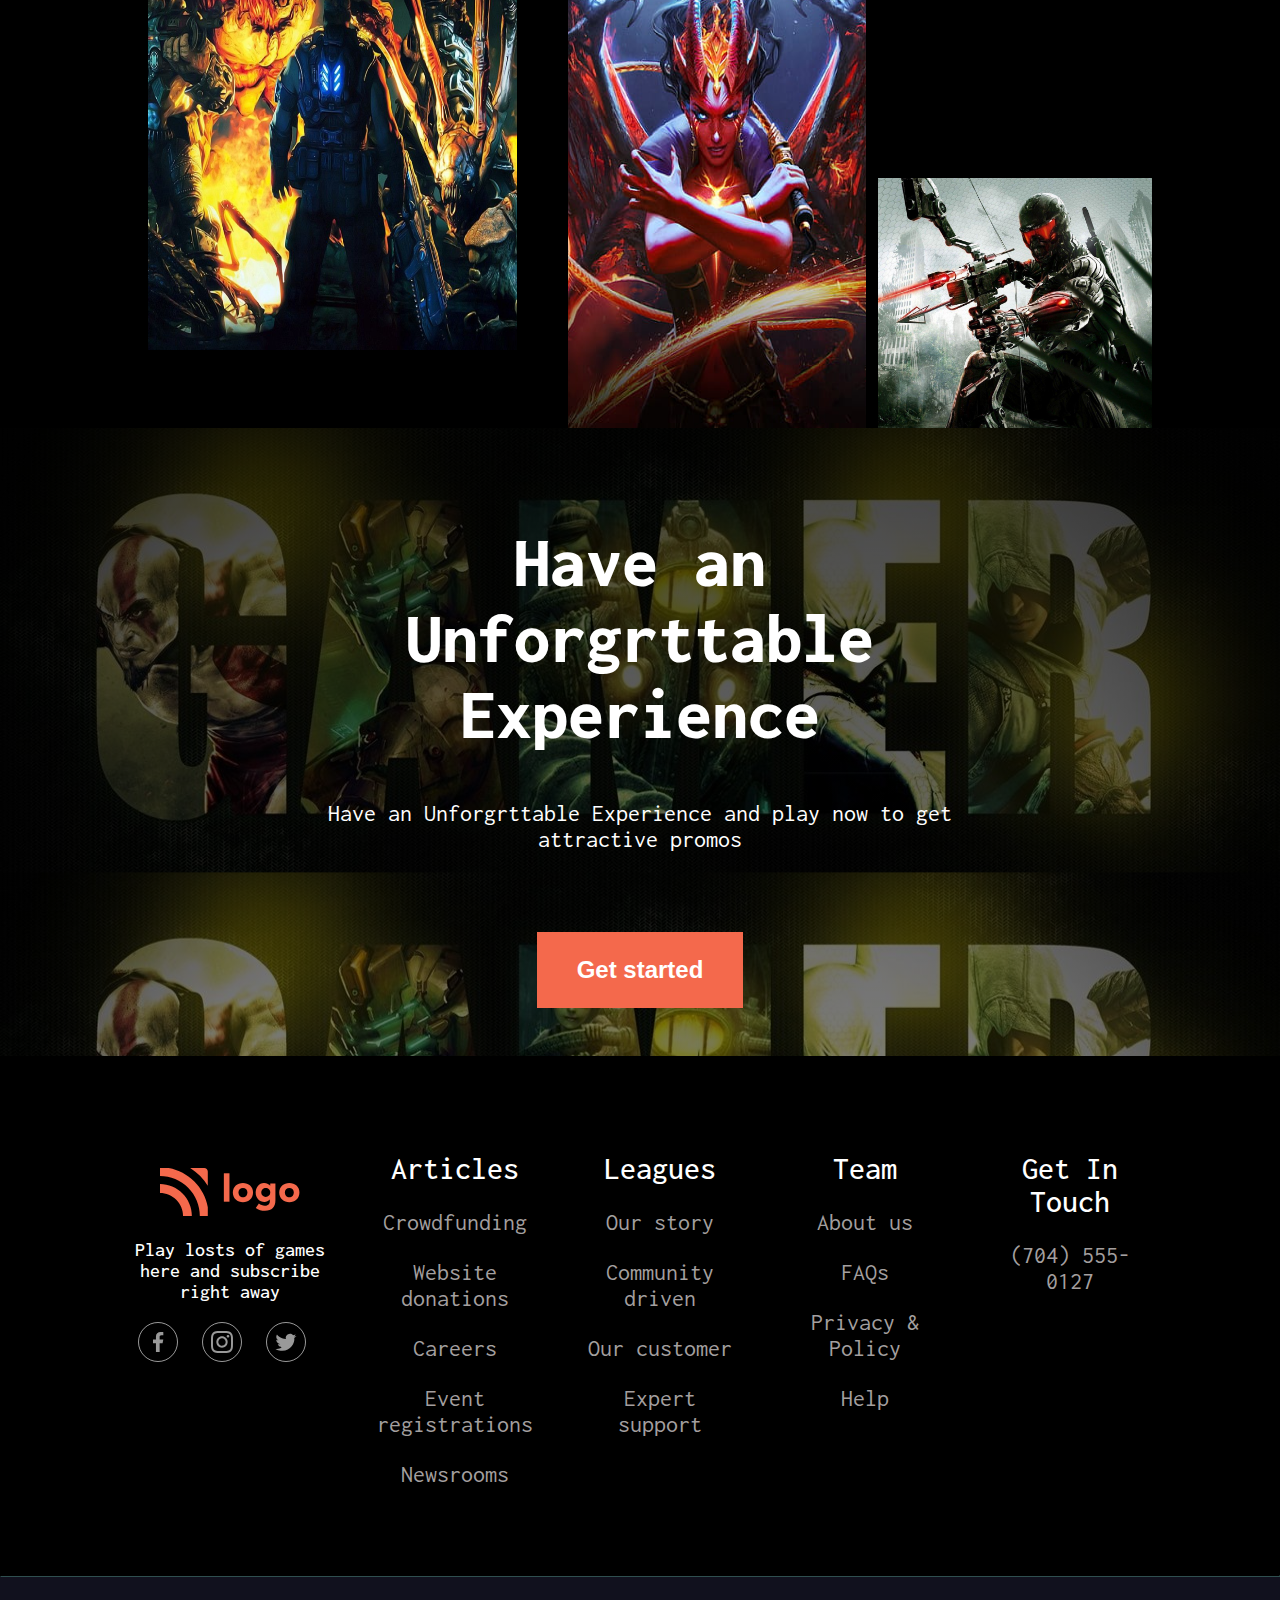
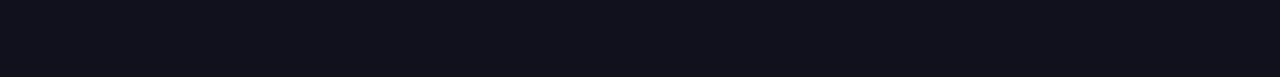
<file: HTML & CSS/Project09/index.html>
<!DOCTYPE html>
<html lang="en">

<head>
    <meta charset="UTF-8">
    <meta http-equiv="X-UA-Compatible" content="IE=edge">
    <meta name="viewport" content="width=device-width, initial-scale=1.0">
    <link rel="stylesheet" href="style.css">
    <title>Gaming Landing Page</title>
</head>

<body>
    <main>
        <section aria-label="hero-home">
            <div class="hero-home">
                <nav class="navbar">
                    <div class="logo">
                        <img src="./Assets/Icons/Logo.svg" alt="">
                    </div>
                    <div class="navbar-menu">
                        <ul class="menu">
                            <li class="menu-item">Home</li>
                            <li class="menu-item">Categories</li>
                            <li class="menu-item">How it works</li>
                            <li class="menu-item">Pricing</li>
                        </ul>
                    </div>
                    <div class="sign-in">
                        <ul class="menu">
                            <li class="menu-item">Sign In</li>
                            <li class=""><button class="btn btn1">Sign Up</button></li>
                        </ul>
                    </div>
                </nav>
                <div class="hero-front">
                    <div class="hero-front-text">
                        <article>
                            <h1 class="hero-front-heading">Play Game Everytime <br> Always Be Winner <br> And Strong
                            </h1>
                            <p class="hero-front-description">Improve your gaming skills by playing games that are
                                currently popular so that you don't go out of style, improve skills</p>
                            <button class="btn btn2">Get started</button>
                            <button class="btn btn3">Learn more</button>
                        </article>
                    </div>
                    <div class="hero-front-img">
                        <div class="hero-front-img-text">
                            <img src="./Assets/Icons/dash.svg" alt="dash">
                            <p class="hero-front-img-description">The King of Terania And Last Season XXIV</p>
                            <img src="./Assets/Icons/nextArrow.svg" alt="nextArrow">
                        </div>
                    </div>
                </div>
            </div>
        </section>
        <section aria-label="hero-games">
            <div class="hero-games">
                <div class="hero-games-container1">
                    <h1>The Most Popular Game About Fighting And Wars</h1>
                </div>
                <div class="hero-games-container2">
                    <div class="box game-box1">
                        <div class="game-content">
                            <div class="content">
                                <h3>The Soldier War</h3>
                                <p>Action</p>
                                <div>
                                    <img src="./Assets/Icons/Star 1.svg" alt="Star">
                                    <img src="./Assets/Icons/Star 1.svg" alt="Star">
                                    <img src="./Assets/Icons/Star 1.svg" alt="Star">
                                    <img src="./Assets/Icons/Star 1.svg" alt="Star">
                                    <img src="./Assets/Icons/Star 1.svg" alt="Star">
                                </div>
                            </div>
                            <div class="download"><button class="download-btn">Download</button></div>
                        </div>
                    </div>
                    <div class="box game-box2">
                        <div class="game-content">
                            <div class="content">
                                <h3>The Warriors IX</h3>
                                <p>Action</p>
                                <div>
                                    <img src="./Assets/Icons/Star 1.svg" alt="Star">
                                    <img src="./Assets/Icons/Star 1.svg" alt="Star">
                                    <img src="./Assets/Icons/Star 1.svg" alt="Star">
                                    <img src="./Assets/Icons/Star 1.svg" alt="Star">
                                    <img src="./Assets/Icons/Star 1.svg" alt="Star">
                                </div>
                            </div>
                            <div class="download"><button class="download-btn">Download</button></div>
                        </div>
                    </div>
                    <div class="box game-box3">
                        <div class="game-content">
                            <div class="content">
                                <h3>Pubjiken Dak</h3>
                                <p>Action</p>
                                <div>
                                    <img src="./Assets/Icons/Star 1.svg" alt="Star">
                                    <img src="./Assets/Icons/Star 1.svg" alt="Star">
                                    <img src="./Assets/Icons/Star 1.svg" alt="Star">
                                    <img src="./Assets/Icons/Star 1.svg" alt="Star">
                                    <img src="./Assets/Icons/Star 1.svg" alt="Star">
                                </div>
                            </div>
                            <div class="download"><button class="download-btn">Download</button></div>
                        </div>
                    </div>
                    <div class="box game-box4">
                        <div class="game-content">
                            <div class="content">
                                <h3>Garela Menihem</h3>
                                <p>Action</p>
                                <div>
                                    <img src="./Assets/Icons/Star 1.svg" alt="Star">
                                    <img src="./Assets/Icons/Star 1.svg" alt="Star">
                                    <img src="./Assets/Icons/Star 1.svg" alt="Star">
                                    <img src="./Assets/Icons/Star 1.svg" alt="Star">
                                    <img src="./Assets/Icons/Star 1.svg" alt="Star">
                                </div>
                            </div>
                            <div class="download"><button class="download-btn">Download</button></div>
                        </div>
                    </div>
                </div>
                <div class="hero-games-container3">
                    <div class="bg-game-img"></div>
                    <div class="bg-game-text">
                        <article>
                            <h1 class="hero-bg-heading">A War Game That <br> Will Get Your Adrenaline <br> Pumping</h1>
                            <p class="hero-bg-description">This is the best that we present to you, we collect all over
                                asia and we present it to you only for you, our special customer, this is an episode
                                discussing the of various types of design</p>
                            <button class="btn btn2 bg-button">Explore Now</button>
                            <button class="btn btn4 bg-button">Learn more</button>
                        </article>
                    </div>
                </div>
                <div class="hero-games-container4">
                    <div class="weekly-games">
                        <div class="weekly-games-heading">
                            <h1>Game Recommendations for <br> You This Week</h1>
                        </div>
                        <div class="next-container">
                            <div class="arrow-container">
                                <div class="left-arrow"></div>
                                <div class="right-arrow"></div>
                            </div>
                        </div>
                    </div>
                    <div class="games-of-the-week">
                        <div class="conainer">
                            <div class="sub-div">
                                <div class="sub-img img1"></div>
                                <div class="sub-text-div">
                                    <h2>The World's Strongest Human Battle</h2>
                                    <h3 class="game-genre">Action, Sport</h3>
                                    <p class="sub-text">This is a game about the battle of the strongest humans on
                                        Earth.</p>
                                    <button class="download-btn">Download</button>
                                </div>
                            </div>
                            <div class="sub-div">
                                <div class="sub-img img2"></div>
                                <div class="sub-text-div">
                                    <h2>The World's Strongest Human Battle</h2>
                                    <h3 class="game-genre">Action, Sport</h3>
                                    <p class="sub-text">This is a game about the battle of the strongest humans on
                                        Earth.</p>
                                    <button class="download-btn">Download</button>
                                </div>
                            </div>
                        </div>
                        <div class="conainer">
                            <div class="sub-div">
                                <div class="sub-img img3"></div>
                                <div class="sub-text-div">
                                    <h2>The World's Strongest Human Battle</h2>
                                    <h3 class="game-genre">Action, Sport</h3>
                                    <p class="sub-text">This is a game about the battle of the strongest humans on
                                        Earth.</p>
                                    <button class="download-btn">Download</button>
                                </div>
                            </div>
                            <div class="sub-div">
                                <div class="sub-img img4"></div>
                                <div class="sub-text-div">
                                    <h2>The World's Strongest Human Battle</h2>
                                    <h3 class="game-genre">Action, Sport</h3>
                                    <p class="sub-text">This is a game about the battle of the strongest humans on
                                        Earth.</p>
                                    <button class="download-btn">Download</button>
                                </div>
                            </div>
                        </div>
                    </div>
                </div>
            </div>
        </section>
        <section aria-label="most-played-games">
            <div class="most-played-games">
                <div class="">
                    <h1 class="mp-game-heading">Most Played Games of The Year</h1>
                </div>
                <div class="mp-games-img">
                    <div class="mpg-sub"></div>
                    <div class="mpg-sub2">
                        <div class="mpg-description">
                            <p>We have data on most played games this year and as a result, games about battles and wars
                                are very popular with gamers at this time, so we recommend this game into your cart to
                                be used as your game.</p>
                        </div>
                        <div class="mpg-imgages">
                            <div class="gm-img1"></div>
                            <div class="gm-img2"></div>
                        </div>
                    </div>
                </div>
            </div>
        </section>
        <section aria-label="hero-footer">
            <div class="hero-footer">
                <article>
                    <h1 class="hero-footer-heading">Have an Unforgrttable Experience</h1>
                    <p class="hero-footer-description">Have an Unforgrttable Experience and play now to get attractive
                        promos</p>
                    <button class="btn f-btn">Get started</button>
                </article>
                <footer>
                    <div class="footer">
                        <div class="footer-logos">
                            <img src="./Assets/Icons/Logo.svg" alt="f-logo">
                            <p class="game-footer-text">Play losts of games here and subscribe right away</p>
                            <div>
                                <img class="socials" src="./Assets/Icons/facebook.svg" alt="facebook-logo">
                                <img class="socials" src="./Assets/Icons/instagram.svg" alt="instagram-logo">
                                <img class="socials" src="./Assets/Icons/twitter.svg" alt="twitter-logo">
                            </div>
                        </div>
                        <div class="fbar">
                            <ul class="footer-list">
                                <li class="list-head">Articles</li>
                                <li class="other">Crowdfunding</li>
                                <li class="other">Website donations</li>
                                <li class="other">Careers</li>
                                <li class="other">Event registrations</li>
                                <li class="other">Newsrooms</li>
                            </ul>
                            <ul class="footer-list">
                                <li class="list-head">Leagues</li>
                                <li class="other">Our story</li>
                                <li class="other">Community driven</li>
                                <li class="other">Our customer</li>
                                <li class="other">Expert support</li>
                            </ul>
                            <ul class="footer-list">
                                <li class="list-head">Team</li>
                                <li class="other">About us</li>
                                <li class="other">FAQs</li>
                                <li class="other">Privacy & Policy</li>
                                <li class="other">Help</li>
                            </ul>
                            <ul class="footer-list">
                                <li class="list-head">Get In Touch</li>
                                <li class="other">(704) 555-0127</li>
                            </ul>
                        </div>
                    </div>
                    <hr>
                    <div class="empty-fbar"></div>
                </footer>
            </div>
        </section>
    </main>
</body>

</html>
</file>
<file: HTML & CSS/Project01/style.css>
/* You can not modify anything in the HTML */
/* You can only modify the CSS file */
body {
    margin: 0 0;
    font-family: 'Poppins', sans-serif;
}
.container {
    background-color: #fff;
}
section[aria-label="navbar"] {
    width: 100vw;    
    margin: 3rem 5rem;
}
.list {
    font-size: 1rem;
}
li{
    display: inline;
    line-height: 1.5;
    margin-left: 1.5rem;    
    margin-bottom: 1.5rem;

}
.list-item {
    color: rgba(135, 140, 145, 0.9);
}
.list-item:nth-child(1){
    color: #000;
}
.navbar-container {
    display: flex;
    width: 100vw;
}
.button-group {
    margin: auto;
    position: absolute;
    right: 6.25rem;
    top: 3rem;
}
.nav-button{    
    box-shadow: 3px 3px 3px #dadde1;
    border: none;
    padding-top: 1rem;
    padding-bottom: 1rem;
    width: 9rem;
    font-size: 1rem;
    background-color: rgba(57, 60, 131, 90%);    
    color: #fff;
    border-radius: 15px;
    cursor: pointer;
}

section[aria-label="banner"] {
    margin: 5rem;
    width: 100vw;
    
}
.banner-container {
    align-items: center;
    display: flex;
    margin-left: auto;
}
.banner-container > div > img {
    width: 56vw;
}
.heading-text {
    color: #010059;
    margin: 3rem 0 0 0;
    font-weight: 800;
    font-size: 4rem;
    word-spacing: normal;
}
.heading-text > span {
    color: rgba(57, 60, 131, 95%);    
}
.description {
    color: rgba(74, 76, 78, 90%);
    font-size: 1rem;
    font-weight: 400;
    margin-bottom: 15rem;
}

.btn {
    font-weight: bold;
    background-color: rgba(57, 60, 131, 85%);  
    position: absolute;
    top: 40rem;
    margin-top: 2.5rem;
    padding-top: 1.5rem;
    padding-bottom: 1.5rem;
    width: 12.5rem;
}
</file>
<file: HTML & CSS/Project02/style.css>
/* You can not modify anything in the HTML */
/* You can only modify the CSS file */
body {
    margin: 0;
    font-family: 'Poppins', sans-serif;
    background-image: url(./assets/bg.png);
    background-size: 100vw 100vh;
    background-repeat: no-repeat;    
    
}
.container {
    height: 100%;
}
.navbar {
    background-color: #000;
    margin: 0;
    padding: 1rem;
    display: flex;
}
.line {
    border: 0.5px solid #dadde1;
    
}
.logo {
    align-items: center;
    padding-right: 1.5rem;
    padding-left: 1.5rem;
}
.list{
    word-spacing: 1rem;
}
.list-item{
    display: inline;
    color: #fff;
    font-size: large;
    margin-left: 1rem;
}
.button-small {
    position: absolute;
    top: 2rem;
    right: 2rem;
    background-color: #b145ad;
    color: #fff;
    font-size: 1rem;
    border: none;
    padding: 10px;
    border-radius: 5px;
    width: 10rem;
    font-weight: bold;
}
.hero {
    width: 65%;
    margin-left: auto;
    margin-right: auto;
    color: #fff;
    text-align: center;
}
.hero-heading {
    margin-top: 10rem;
    margin-bottom: 0;
    font-weight: 800;
    font-size: 64px;
}
.hero-description {
    font-weight: 400;
    font-size: 24px;
    margin: 0;
}
.button-large {
    background-color: #b145ad;
    color: #fff;
    font-size: 1rem;
    border: none;
    padding: 10px;
    border-radius: 5px;
    font-weight: bold;
    font-size: 1.25rem;
    margin-top: 2rem;
    width: 16rem;
}
</file>
<file: HTML & CSS/Project03/style.css>
@import url('https://fonts.googleapis.com/css2?family=Secular+One&display=swap');
@import url('https://fonts.googleapis.com/css2?family=Montserrat:wght@200&display=swap');

body {    
    font-family: 'Montserrat', sans-serif;
}
main {
    width: 100%;
    max-width: 1200px;
    margin-left: auto;
    margin-right: auto;
}
.navbar {
    display: flex;
    margin-top: 3rem;
}

.list {
    margin-top: 0.75rem;
    
}
.list-item {
    font-weight: bold;
    font-size: 1rem;
    display: inline;
    margin-right: 3rem;
    cursor: pointer;
}
.logo {
    position: relative;
    cursor: pointer;
}
.calm-body {
    display: flex;
    margin-top: 5rem;
}
article {
    margin-right: 10rem;
}
.calm-text {
    margin-top: 15rem;
}
.heading {
    font-family: 'Secular One', sans-serif;
    font-weight: 400;
    font-size: 3rem;
    margin-top: 10rem;
    margin-bottom: 1rem;
}
.description {
    margin-bottom: 3rem;
    font-weight: 200;
    font-size: 1rem;
}
.upper-imgage {
    display: flex;
}
.images {
    margin: 0.5rem;
    height: auto;
    width: auto;
}
.image {
    margin-top: 5rem;
    display: grid;
    margin-right: 2rem;
}
.btn {
    background-color: #259f6c;
    color: #fff;
    font-weight: bold;
    font-size: 1rem;
    border: none;
    padding: 1rem;
    border-radius: 1rem;
    cursor: pointer;
}
</file>
<file: HTML & CSS/Project04/style.css>
@import url('https://fonts.googleapis.com/css2?family=Poppins:wght@300;800&display=swap');

body {
    margin: 3rem 0 0 5rem;
    background-image: url(./images/stethoscope.png);
    background-repeat: no-repeat;
    font-family: 'Poppins', sans-serif;
    background-color: rgba(24, 116, 152, 10%);
    max-width: 100%;
}
main {
    max-width: inherit;
}
nav {
    display: flex;
}
.logo {
    cursor: pointer;
}
.list {
    position: absolute;
    right: 5rem;
}
.list-item {
    display: inline;
    font-weight: bold;
    font-size: 1.25rem;
    margin-right: 2.5rem;
    cursor: pointer;
}
.item1 {
    color: #52de97;
}
.hero {
    display: flex;
    position: relative;
    margin-top: 2%;
}
.hero-text {
    position: relative;
    margin-top: 5%;
    max-width: 65%;
}
.heading {
    font-weight: 800;
    font-size: 5rem;
    margin-top: 0;
    margin-bottom: 1.5rem;
}
.description {
    font-weight: 300;
    font-size: 1.5rem;
    color: grey;
    margin-top: 0;
}
.btn {
    background-color: #52de97;
    border: none;
    border-radius: 2.5rem;
    color: #fff;
    padding: 1.25rem 3.5rem;
    font-weight: bold;
    font-size: 1.75rem;
    cursor: pointer;
    margin-top: 1rem;
}
.bottom {
    position: relative;
    width: inherit;
}

.bottomAngle {    
    position: absolute;    
    right: 3.5rem;
    bottom: 0;
}
.mouse {
    position: absolute;
    margin-top: 1.5rem;
    right: 0;
}
.hero-img {
    position: relative;
    
}

.image1 {
    position: absolute;
    top: 22%;
    width: 36rem;
    right: 1rem;
}
.image2 {
    position: absolute;
    top: 25%;
    right: -3px;
    width: 33rem;
}
.image3 {
    position: relative;    
    width: 37rem;
}
</file>
<file: HTML & CSS/Project05/style.css>
@import url('https://fonts.googleapis.com/css2?family=Martian+Mono:wght@300;400;800&display=swap');

body {
    margin: 0;
    background-color: #2b2923;
    color: #fff;
    font-family: 'Martian Mono', monospace;
}
main {    
    width: 70%;
    margin-left: auto;
    margin-right: auto;
    max-width: 70rem;
    margin-top: 5rem;
}
.navbar {
    display: flex;
    position: relative;    
}
.logo {      
    position: relative;
    top: -1rem;
    left: 0;
    width: 80%;
    cursor: pointer;
}
.nav-list {
    position: absolute;
    top: -1rem;
    right: 0;
}
.list {
    display: inline;    
    position: relative;
}
.hero-text {
    display: flex;
    width: 100%;
}
.list-item {
    display: inline;
    margin-right: 1rem;
    cursor: pointer;
    color: rgba(255, 255, 255, 75%);
}
.list-item:hover {
    color: olive;
}
.btn {
    border: 1px solid olive;
    padding: 1rem 1.5rem;
    border-radius: 1rem;
    color: #9F8F35ff;
    background-color: #2b2923;
    font-weight: 300;
    font-size: 1.25rem;    
    cursor: pointer;
}
.btn:hover {
    color: #fff;
    border: 1px solid #fff;
    box-shadow: 1px 1px 1px #fff;
}
.hero-heading {
    font-weight: 900;
    font-size: 3.5rem;
    width: 50%;
    float: left;
    margin-top: 4rem;
    margin-right: 1rem;
}
.hero-description {
    font-weight: 400;
    font-size: 1.25rem;
    text-align: left;
    width: 50%;
    float: right;
    margin-top: 6.55rem;
    color: rgba(255, 255, 255, 85%);
}
.hero-banner {
    max-width: 100%;
    height: 100%;
}
.banner {  
    max-width: 100%;
    height: auto; 
    object-fit: cover;
    overflow: hidden;
    margin-top: 2rem;
}
</file>
<file: HTML & CSS/Project06/style.css>
/* You can not modify anything from the HTML file */
/* You can only modify the CSS file */

body {
    margin: 5rem 0 5rem 8rem;
    font-family: "orbitron", sans-serif;
}

.navbar-container {
    display: flex;
    margin: 0rem 0rem 4rem 0;
}

img[src="./assets/Logo.png"] {
    margin-right: 10rem;
}

.list-item {
    display: inline;
    font-weight: 500;
    font-size: 1.45rem;
    margin-left: 2.5rem;
}

.list-item:hover {
    text-decoration: underline;
    cursor: pointer;
    font-weight: bold;
    font-size: 1.65rem;
}

.button-group {
    display: flex;
    position: absolute;
    right: 5rem;
}

.hero-container {
    position: relative;
}

.nav-button {
    background-color: #fff;
    color: grey;
    font-size: 1.25rem;
    width: 7.5rem;
    padding: 0.5rem 1.5rem 0.5rem 1.5rem;
    border-radius: 0.75rem;
    margin-left: 0.75rem;
    font-weight: 400;
    font-size: 1.25rem;
}

.hero-container {
    display: flex;
    margin-top: 2rem;
}

.square {
    position: absolute;
    z-index: -1;
    bottom: -11%;
    left: 11%;
}

.star {
    position: absolute;
    right: 15%;
}

.star:nth-child(2) {
    position: absolute;
    bottom: 15%;
    left: 40%;
}

.star:nth-child(2)>img {
    width: 3rem;
}

.globe {
    position: absolute;
    top: -3.5%;
    left: 50%;
}

.hero-container-right {
    text-align: center;
    margin-top: 1.75rem;
}

.hero-heading {
    font-weight: 800;
    font-size: 4rem;
}

.hero-description {
    font-family: "Poppins", sans-serif;
    color: grey;
    width: 65%;
    margin-left: auto;
    margin-right: auto;
    margin-bottom: 7rem;
}

.button-email {
    width: 15rem;
    background-color: #fff;
    color: grey;
    font-size: 1.5rem;
    padding: 0.25rem 1.5rem 0.25rem 1.5rem;
    border-radius: 0.75rem;
    margin-left: 0.75rem;
    font-weight: 400;
}

.button-join {
    border-radius: 0.75rem;
    background-color: #000;
    color: #fff;
    border: none;
    font-size: 1.25rem;
    padding: 0.5rem 1.5rem 0.5rem 1.5rem;
}

.contact-heading {
    margin: 10rem 0 0.5rem 0;
    font-weight: 800;
    color: gray;
    font-size: 1.25rem;
}

.icons span {
    margin-left: 0.75rem;
}
</file>
<file: HTML & CSS/Project07/style.css>
@import url("https://fonts.googleapis.com/css2?family=Exo+2:wght@200;300;400;500;600;700;800;900&display=swap");

body {
    margin: 0;
    background-color: #000;
    color: #fff;
    font-size: 1.25rem;
    font-weight: 500;
    font-family: "Exo 2", sans-serif;
}


section[aria-label="hero-front"] {
    margin: 3rem 0 0 5rem;
    background: no-repeat right/65% url(./Assets/Photos/backCards.png),
        no-repeat right url(./Assets/Photos/frontCards.png);
    height: 80vh;
    min-height: 1080px;
}

.navbar {
    display: flex;
}

img[alt="logo-svg"] {
    margin-right: 20vw;
    width: 10rem;
}

ul {
    display: flex;
    list-style: none;
}



.list-item {
    font-weight: 500;
    margin-left: 2rem;
    font-size: 1.5rem;
}

.list-item:hover {
    font-weight: 500;
    font-size: 1.75rem;
    text-decoration: rgb(238, 31, 238) underline;
    cursor: pointer;
}

.block-list {
    position: absolute;
    right: 2.5%;
}

.item {
    margin-left: 1.5rem;
    text-align: center;
    font-size: 1.5rem;
}

.list-item2 {
    width: 160px;
    background: no-repeat left url(./Assets/Icons/btn-pink-bg.svg);
    background-size: 60px;
}

.list-item2>img {
    width: 70px;
}

.hero-heading {
    font-weight: 600;
    font-size: 6.5rem;
}

.hero-description {
    font-weight: 400;
    width: 50%;
    font-size: 2rem;
}

.btn {
    color: #fff;
    border: none;
    width: 14rem;
    height: 4rem;
    text-align: end;
    font-weight: 600;
    font-size: 2rem;
    background: no-repeat left url(./Assets/Icons/btn-pink-bg.svg);
    background-size: 128px 64px;    
    margin: 6rem 0 6rem 0;
    cursor: pointer;
}

.hero-experience {
    display: flex;
    font-weight: 500;
    font-size: 1.5rem;
}

.hero-text {
    font-weight: 500;
    font-size: 1.5rem;
    margin: 2.25rem 1.5rem auto 1.5rem;
}

.hero-num {
    color: #fff;
}

.v-rule {
    margin-right: 1.5rem;
}

.hero-experience>p>span {
    font-weight: 500;
    font-size: 4rem;
}

section[aria-label="hero-logos"] {
    width: 100%;
    background-color: rgb(32, 31, 31);
}

.hero-logos {
    width: 80%;
    height: 12.5vh;
    min-height: 250px;
    max-height: 400px;
    margin-left: auto;
    margin-right: auto;
    display: flex;
}

.logo {
    background: no-repeat center url(./Assets/Icons/Logo.svg);
    background-size: 10rem;
    width: 20%;
}

section[aria-label="hero-service"] {
    width: 90%;
    margin-left: auto;
    margin-right: auto;
    min-height: 1200px;
}

.hero-service {
    display: flex;
    margin-top: 4rem;
    margin-bottom: 4rem;
}

.hero-service-heading {
    /* width: 50%; */
    font-weight: 600;
    font-size: 6rem;
}

.hero-service-description {
    font-weight: 400;
    font-size: 1.5rem;
    margin-top: 12.5rem;
}

.box-container {
    display: flex;
    margin-top: 8rem;
}

.box {
    width: 33%;
    margin-left: 3rem;
    min-width: 400px;
    min-height: 400px;
    border: 0.125rem solid;
    border-image: linear-gradient(to right bottom, rgba(255, 255, 255, 100%), rgba(218, 221, 225, 5%)) 1;
}

.box1 {
    background: no-repeat top/40% url(./Assets/Icons/dollar-circle.svg), linear-gradient(rgba(255, 255, 255, 15%),
            rgba(255, 255, 255, 5%));
}

.box-heading {
    text-align: center;
    position: relative;
    bottom: -15rem;
    font-weight: 500;
    font-size: 2.5rem;
    color: #fff;
}

.box2 {
    position: relative;
    top: -4rem;
    border: 0.25rem solid;
    border-image: linear-gradient(to right bottom, rgba(255, 255, 255, 100%), rgba(255, 255, 255, 40%)) 1;
    background: no-repeat top/40% url(./Assets/Icons/cloud-add.svg), linear-gradient(rgba(255, 255, 255, 10%),
            rgba(255, 255, 255, 40%));
}

.box3 {
    background: no-repeat top/40% url(./Assets/Icons/lock.svg), linear-gradient(rgba(255, 255, 255, 15%),
            rgba(255, 255, 255, 5%));
}

.hero-features {
    background-color: #fdf2f2;
    background-image: url(./Assets/Photos/VCards.png);
    background-repeat: no-repeat;
    background-position: center bottom;
    height: 45vh;
    min-height: 85rem;
}

.hero-features-heading {
    color: #000;
    font-weight: 600;
    font-size: 6rem;
    text-align: center;
    width: 60%;
    margin-left: auto;
    margin-right: auto;
    padding-top: 5rem;
}

span {
    color: rgb(238, 31, 238);
}

.hero-features-description {
    color: rgba(0, 0, 0, 75%);
    font-weight: 400;
    font-size: 1.5rem;
    text-align: center;
    width: 50%;
    margin-left: auto;
    margin-right: auto;
}

section[aria-label="hero-feedback"] {
    width: 75%;
    margin-left: auto;
    margin-right: auto;
    text-align: center;
}

.user-reviews {
    text-align: left;
    font-weight: 400;
    font-size: 1.5rem;
}

.hero-feedback-heading {
    font-weight: 600;
    font-size: 6rem;
    width: 90%;
    margin: 7rem auto 7rem auto;
}

.hero-feedback-description {
    font-weight: 400;
    font-size: 1.75rem;
    width: 60%;
    margin: 0 auto 7rem auto;
}

.first-container {
    display: flex;
    width: 100%;
    margin-right: 3rem;
}

.second-container {
    display: flex;
    width: 100%;
}

.feedback {
    width: 100%;
    margin: 3rem;
    border: 2px solid;
    border-image: linear-gradient(to bottom, rgb(253, 253, 253), rgba(211, 147, 243, 0%)) 1;
    min-height: 320px;
}

.feedback1 {
    border: 0.125rem solid;
    border-image: linear-gradient(to right bottom, rgba(255, 255, 255, 100%), rgba(255, 255, 255, 40%)) 1;
}


.feedback-box {
    margin: 2rem;
    margin-bottom: 0;
}

.feedback-box>p>span {
    font-weight: 200;
    color: #fff;
}

.hr {
    width: 20%;
    min-width: 300px;
    display: flex;
    margin: 2rem auto 3rem auto;
}

.border {
    width: 8rem;
    height: 1.5rem;
    margin-left: 1.25rem;
    background-color: rgb(248, 22, 248);
    border-radius: 2rem;
}

.dot-circle {
    width: 1.5rem;
    height: 1.5rem;
    margin-left: 1.25rem;
    background-color: #4d4e50;
    border-radius: 2rem;
}

.rectangle-div {
    text-align: center;
    display: flex;
    width: 100%;
    height: 700px;
    background: no-repeat url(./Assets/Photos/Rectangle-6774.png),
        no-repeat url(./Assets/Photos/Rectangle-6773.png);
    background-size: 100% 100%;
    position: relative;
}

.join-now {
    width: 100%;
    height: 700px;
    background: no-repeat left top url(./Assets/Photos/Diamond-right.png),
        no-repeat right url(./Assets/Photos/Diamond-left.png);
    background-size: 33% 700px;
}

.join-now-heading {
    width: 75%;
    margin: 8rem auto 4rem auto;
    font-weight: 800;
    font-size: 6rem;
}

.join-now-heading>span {
    color: #000;
}

div[aria-label="footer-list"] {
    width: 70%;
    margin-left: auto;
}

.footer {
    display: flex;
    height: 10vh;
    min-height: 250px;
    width: 80%;
    margin-top: 8rem;
    margin-left: auto;
    margin-right: auto;
}

.footer-list {
    display: flex;
    list-style: none;
}

.list-item {
    font-weight: 500;
    margin-left: 2rem;
    font-size: 1.5rem;
}
</file>
<file: HTML & CSS/Project09/style.css>
@import url('https://fonts.googleapis.com/css2?family=Inconsolata:wght@200;300;400;500;600;800;900&display=swap');

body {
    margin: 0;
    background-color: #000;
    color: #fff;
    font-family: 'Inconsolata', sans-serif;
}

section[aria-label="hero-home"] {
    width: 100%;
    height: 62rem;
    background-image: url(./Assets/Photos/futuristic-bg.png);
}

.hero-home {
    width: 90%;
    margin: 0rem auto;
    padding-top: 3rem;
}

.navbar {
    width: 100%;
    display: flex;
    position: relative;
}

.logo {
    position: absolute;
    top: 0.75rem;
}

.navbar-menu {
    width: 25%;
    min-width: 35rem;
    max-width: 40rem;
    margin: 0 auto;
}

.menu {
    display: flex;
    list-style: none;
    font-weight: 400;
    font-size: 1.5rem;
}

.menu-item {
    margin-right: 1.75rem;
}

.menu-item:nth-last-child(1) {
    margin: 0;
}

.menu-item:hover {
    color: #F4694C;
    /* font-size: 2rem; */
    cursor: pointer;
}

.sign-in {
    position: absolute;
    right: 0;
}

.btn {
    padding: 1.5rem 2.5rem;
    position: relative;
    top: -1.5rem;
    font-weight: 600;
    font-size: 1.5rem;
    background-color: #F4694C;
    color: #fff;
    border: none;
}

.hero-front {
    width: 100%;
    position: relative;
    display: flex;
    padding-top: 2rem;
}

.hero-front-text {
    width: 50%;
}

.hero-front-heading {
    font-weight: 900;
    font-size: 5.5rem;
}

.hero-front-description {
    font-weight: 500;
    font-size: 1.5rem;
    padding-bottom: 5rem;
}

.btn2 {
    margin-right: 3rem;
}

.btn3 {
    border: 2px solid #fff;
    background: none;
}

.hero-front-img {
    position: relative;
    width: 50%;
    background: no-repeat center url(./Assets/Icons/playButton.svg);
}

.hero-front-img-text {
    width: 70%;
    margin-left: auto;
    display: flex;
    position: absolute;
    bottom: 2.5%;
    right: 25%;
}

.hero-front-img-text>img {
    width: 100px;
}

.hero-front-img-description {
    font-weight: 500;
    font-size: 2rem;
    margin: 0 1rem;
    width: 75%;
}

section[aria-label="hero-games"] {
    background-color: #fff;
    width: 100%;
    color: #000;
    padding-bottom: 10rem;
}

.hero-games {
    width: 80%;
    margin: 0 auto;
}

.hero-games-container1 {
    width: 70%;
    margin: 0 auto;
}

.hero-games-container1>h1 {
    margin: 0;
    text-align: center;
    font-weight: 700;
    font-size: 5rem;
    padding: 5rem 0;
}

.hero-games-container2 {
    display: flex;
}

.box {
    width: 23%;
    height: 28rem;
    margin: auto;
    position: relative;
    color: #fff;
}

.content {
    width: 50%;
    margin-left: 1rem;
}

.download {
    width: 50%;
}

.download-btn {
    padding: 1rem 2rem;
    font-weight: 700;
    font-size: 1.25rem;
    background-color: #F4694C;
    color: #fff;
    border: none;
    position: relative;
    top: 2.25rem;
}

.game-box1 {
    background: no-repeat center url(./Assets/Photos/image\ 2.png);
    background-size: 100% 100%;
}

.game-content {
    width: 100%;
    height: 8rem;
    position: absolute;
    bottom: 0;
    backdrop-filter: blur(10px);
    display: flex;
}

.game-box2 {
    background: no-repeat center url(./Assets/Photos/image\ 4.png);
    background-size: 100% 100%;
}

.game-box3 {
    background: no-repeat center url(./Assets/Photos/image\ 3.png);
    background-size: 100% 100%;
}

.game-box4 {
    background: no-repeat center url(./Assets/Photos/Rectangle\ 56.png);
    background-size: 100% 100%;
}

.hero-games-container3 {
    padding-top: 7rem;
    width: 100%;
    height: 40rem;
    display: flex;
}

.bg-game-img {
    width: 49%;
    background: no-repeat center url(./Assets/Photos/Rectangle\ 57.png);
    margin-right: auto;
}

.bg-game-text {
    width: 47%;
}

.hero-bg-heading {
    font-weight: 900;
    font-size: 4rem;
    margin: 0 auto;
    padding: 2.5rem 0;
}

.hero-bg-description {
    font-weight: 600;
    font-size: 1.5rem;
    margin: 0 auto;
    padding-bottom: 3rem;
}

.btn4 {
    background-color: #fff;
    border: 2px solid #F4694C;
    color: #F4694C;
}

.bg-button {
    position: relative;
    top: 1rem;
}

.hero-games-container4 {
    width: 100%;
    padding-top: 7rem;
    position: relative;
}

.games-of-the-week {
    margin-top: 3rem;
}

.weekly-games {
    display: flex;
}

.weekly-games-heading {
    width: 60%;
    margin-right: auto;
    position: relative;
    margin-right: auto;
}

.weekly-games-heading>h1 {
    font-weight: 700;
    font-size: 4rem;
    text-align: left;
    margin: 0;
}

.next-container {
    width: 20%;
    position: relative;
}

.arrow-container {
    display: flex;
    position: absolute;
    top: 1.5rem;
    right: 0;
}

.left-arrow {
    height: 80px;
    width: 80px;
    background: no-repeat center/50% url(./Assets/Icons/leftArrow.svg);
    background-color: #e6c2bc;
    margin-right: 1rem;
}

.right-arrow {
    height: 80px;
    width: 80px;
    background: no-repeat center/50% url(./Assets/Icons/rightArrow.svg);
    background-color: #F4694C;
}

.conainer {
    display: flex;
    width: 100%;
}

.sub-div {
    width: 47%;
    min-height: 25rem;
    margin-right: auto;
    display: flex;
    margin-bottom: 4rem;
}

.sub-div:nth-child(even) {
    margin-right: 0;
}

h2 {
    font-weight: 700;
    font-size: 2.5rem;
}

.sub-img {
    width: 50%;
}

.img1 {
    background: no-repeat center url(./Assets/Photos/Rectangle\ 75.png);
    background-size: 100% 100%;
}

.img2 {
    background: no-repeat center url(./Assets/Photos/Rectangle\ 76.png);
    background-size: 100% 100%;
}

.img3 {
    background: no-repeat center url(./Assets/Photos/Rectangle\ 77.png);
    background-size: 100% 100%;
}

.img4 {
    background: no-repeat center url(./Assets/Photos/Rectangle\ 78.png);
    background-size: 100% 100%;
}

button {
    cursor: pointer;
}

.sub-text-div {
    width: 50%;
    margin-left: 2rem;
}

.game-genre {
    font-weight: 600;
    font-size: 1.5rem;
    color: #F4694C;
}

section[aria-label="most-played-games"] {
    width: 100%;
    min-height: 70rem;
    background: no-repeat center url(./Assets/Icons/GAMES\ OF\ THE\ WORLD.svg);
    background-position: top 45% right 0%;
    margin: 0;
}

.mp-game-heading {
    font-weight: 900;
    font-size: 4.5rem;
    text-align: center;
    width: 50%;
    margin: 0 auto;
    padding: 5rem 0;
}

.most-played-games {
    width: 80%;
    margin: 0 auto;
}

.mp-games-img {
    display: flex;
    width: 100%;
}

.mpg-sub {
    width: 40%;
    margin-right: auto;
    background: no-repeat center url(./Assets/Photos/Rectangle\ 17.png);
    background-size: 90% 80%;
}

.mpg-sub2 {
    width: 57%;
}

.mpg-description {
    font-weight: 500;
    font-size: 1.5rem;
    text-align: left;
    margin: 0;
    padding: 2rem 0;
}

img[alt="gm-img"] {
    width: 36rem;
}

.mpg-imgages {
    width: 100%;
    display: flex;
    position: relative;
    padding-top: 2rem;
}

.gm-img1 {
    width: 51%;
    background: no-repeat center url(./Assets/Photos/Rectangle\ 18.png);
    background-size: 100% 100%;
    margin-right: auto;
}

.gm-img2 {
    width: 47%;
    height: 500px;
    background: no-repeat center bottom url(./Assets/Photos/Rectangle\ 90.png);
    background-size: 100% 50%;
}

section[aria-label="hero-footer"] {
    width: 100%;
}

.hero-footer {
    width: 100%;
    margin: 0 auto;
    text-align: center;
}

.hero-footer>article {
    width: 100%;
    min-height: 32rem;
    background: no-repeat center linear-gradient(to bottom, rgba(0, 0, 0, 0.73), rgba(0, 0, 0, 0.52)), url(./Assets/Photos/Rectangle\ 606.png);
    background-size: 100%;
    margin-bottom: 5rem;
}

.hero-footer-heading {
    width: 50%;
    font-weight: 800;
    font-size: 4.5rem;
    margin: 0 auto;
    padding-top: 6rem;
    padding-bottom: 3rem;
}

.hero-footer-description {
    width: 50%;
    margin: 0 auto;
    font-weight: 400;
    font-size: 1.5rem;
}

.f-btn {
    position: relative;
    top: 1rem;
    margin: 4rem 0;
}

.footer {
    width: 80%;
    margin: 0 auto;
    display: flex;
}

.footer-logos {
    width: 20%;
}

img[alt="f-logo"] {
    padding-top: 2rem;
}

.game-footer-text {
    font-weight: 500;
    font-size: 1.25rem;
}

.socials {
    margin-right: 1rem;
}

.fbar {
    display: flex;
    width: 80%;
    margin-bottom: 3rem;
}

.footer-list {
    list-style: none;
    width: 25%;
}

.list-head {
    font-weight: 500;
    font-size: 2rem;
    margin: 0 auto;
}

.other {
    font-weight: 400;
    font-size: 1.5rem;
    margin: 1.5rem 0;
    color: rgb(163, 159, 159);
}

hr {
    margin: 0;
    border-color: darkslategrey;
}

.empty-fbar {
    background-color: #11111e;
    height: 10vh;
    min-height: 100px;
    margin: 0;
}
</file>
